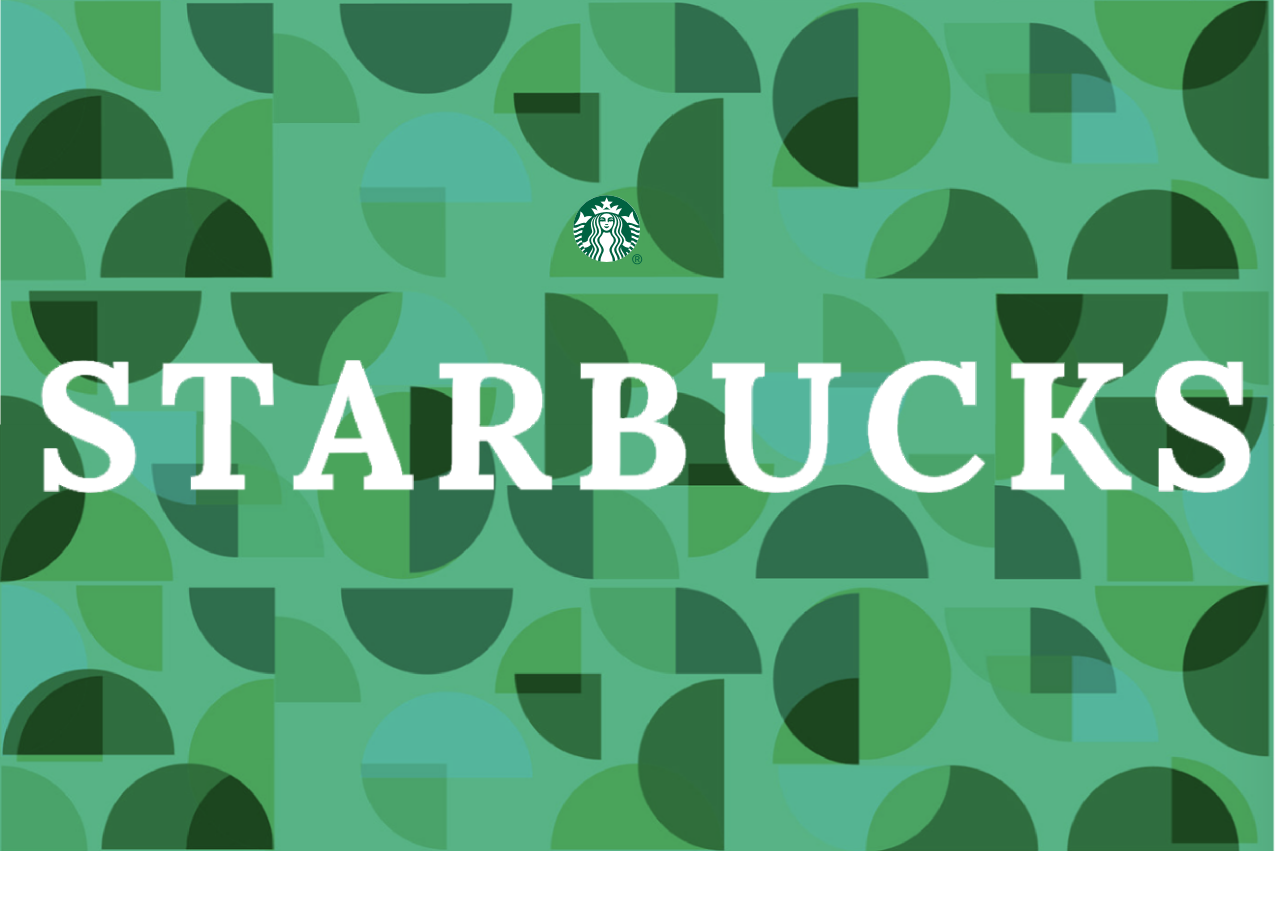
<file: index.html>
<!DOCTYPE html>
<html lang="en">
	<head>
		<meta charset="utf-8" />
		<title>STARBUCKS</title>
		<meta name="author" content="Kaori Kumura, Fang Ting HSU" />
		<meta name="description" content="A website for selling coffee beans">
		<meta name="viewport" content="width=device-width, initial-scale=1.0">
		<link rel="icon" href="image/StarbucksLogo.svg" type="image/svg" sizes="10x10"/>
		<link rel="stylesheet" href="css/style.css" />
        <script src="https://code.jquery.com/jquery-3.6.4.min.js"></script>
        <link rel="preconnect" href="https://fonts.googleapis.com">
        <link rel="preconnect" href="https://fonts.gstatic.com" crossorigin>
        <link href="https://fonts.googleapis.com/css2?family=Sumana:wght@700&display=swap" rel="stylesheet">
	</head>
    <body>
        <div class="loader-container">

                <div class="animateLeft"><img src="image/open_top.png" alt="open image top"/></div>
                <div class="animateRight"><img src="image/open_bottom.png" alt="open image bottom"/></div>
                <div class="middleLogo"><img src="image/StarbucksLogo.svg" alt="starbucks logo"/></div>

        </div>
        <main class="mainContent">
        <section class="section-nav">
            <div class="nav-container nav-grid-x">
                <a class="navbar-link" id="home" href="index.html">HOME</a>
                <a class="navbar-link" href="products.html">PRODUCTS</a>
                <a>
                    <img src="image/StarbucksLogo.svg" alt="logo">
                </a>
                <a class="navbar-link" href="about.html">ABOUT</a>
                <a class="navbar-link" href="contact.html">CONTACT</a>
            </div>
            <div class="video-container title-grid-x">
                <div class="title index"><h1>STARBUCKS</h1></div>
                <div class="video-color-overlay"></div>
                <video autoplay loop muted>
                    <source src="./video/videoForHome.mp4" type="video/mp4">
                </video>
            </div>
        </section>
        <section>
            <div class="slogan-whole-part">
                <div class="slogan-grid-x">
                    <h2 class="slogan-head">MORE ABOUT THE COFFEE</h2>
                    <p class="slogan-body">This is a coffee of one true love, and three names. We created it for a Seattle restaurant in 1975, as Jake’s Blend. People loved it so much we began scooping it in our stores as 80/20 Blend, after the recipe. The love was so strong we finally made it official, calling it Verona after the city that inspires so many.</p>
                </div>
            </div>
        </section>
        <section>
            <div class="slideshow-whole-part">
                <div class="slideshow-grid-x">
                    <div class="slideshow-container animate">
                        <div class="image-container"><img src="image/newsImage1.jpg" alt="newsImage1"></div>
                    </div>
                    <div class="slideshow-container animate">
                        <div class="image-container"><img src="image/newsImage2.jpg" alt="newsImage2"></div>
                    </div>
                    <div class="slideshow-container animate">
                        <div class="image-container"><img src="image/newsImage3.jpg" alt="newsImage3"></div>
                    </div>
                    <div class="button-container">
                        <button onclick="plusDivs(-1)">&#10094</button>
                        <button onclick="plusDivs(+1)">&#10095</button>
                    </div>
                    <div class="text-container">
                        <div class="slideshow-title"><h2>ROAST SPECTRUM</h2></div>
                        <div class="slideshow-content"><p>From our home to yours, <br> include in our Starbucks<sup>&#174</sup> at Home products and recipes.</p></div>
                    </div>
                    <div class="text-container animate">
                        <div class="slideshow-title"><h2>BRING HOME FESTIVE JOY</h2></div>
                        <div class="slideshow-content"><p>Discover the different coffee and flavour <br> profiles within our Starbucks<sup>&#174</sup> Roast Spectrum, <br> with 3 roast categories to explore, find your <br> perfect coffee</p></div>
                    </div>
                    <div class="text-container">
                        <div class="slideshow-title"><h2>NEW LOOK, <br> SAME STARBUCKS<sup>&#174</sup> <br> YOU LOVE</h2></div>
                        <div class="slideshow-content"><p>Explore the range to find your favorite <br> roast, blend of flavour</p></div>
                    </div>
                </div>
            </div>
        </section>
        <section class="about-preview-grid-x">
            <div class="about-preview-container animateForAboutPreview">
                <div class="about-preview-image"><img src="image/view7.jpg" alt="starbucks old building"></div>
                <div class="about-preview-image"><img src="image/view8.jpeg" alt="starbucks pink building"></div>
                <div class="about-preview-image"><img src="image/view9.jpeg" alt="starbucks beach building"></div>
                <div class="about-preview-image"><img src="image/view10.jpeg" alt="starbucks night building"></div>
                <div class="about-preview-text">
                    <h2>ABOUT US</h2>
                    <P>Discover what makes Starbucks<sup>&#174</sup> unique, from our commitment to human connection and quality coffee, to our welcoming coffeehouses, and delicious coffees you can enjoy at home.</P>
                    <button type="button" onclick="location.href='./about.html'">READ MORE</button>
                </div>
            </div>
        </section>
        <section class="subscribe-grid-x">
            <div class="subscribe-background-image">
                <div class="subscribe-form-grid-x">
                    <div class="subscribe-form-continer">
                        <h2>GET UPDATE AND SPECIAL OFFER FROM STARBUCKS</h2>
                        <form>
                            <div>
                                <input type="email" placeholder="Please type your email"/>
                            </div>
                            <div>
                                <button class="subscribeButton" type="button">SUBSCRIBE</button>
                            </div>
                        </form>
                    </div>
                </div>
            </div>
        </section>
        <section class="footer-grid-x">
            <div class="footer-container">
                <h3>STARBUCKS<sup>&#174</sup> COFFEE BEANS</h3>
                <ul>
                    <li><a href="#">COOKIE NOTICE</a></li>
                    <li><a href="#">PRIVACY POLICY</a></li>
                    <li><a href="#">TERM OF USE</a></li>
                    <li><a href="#">STARBUCKS.CA</a></li>
                </ul> 
                <P>
					Nestlé uses Starbucks trademarks under license. Nespresso<sup>&#174</sup> and Vertuo<sup>&#174</sup> trademarks are owned by Société des Produits Nestlé S.A., Vevey, Switzerland and used under license. Pike Place is a registered trademark of The Pike Place Market PDA, used under license.                                
                </P>
            </div>
        </section>
        </main>
        <script>
            /*slideshow*/
            var slideIndex = 1;
            showDivs(slideIndex);

            var slideTextIndex = 1;
            showTextDivs(slideTextIndex);

            var indicator = 0;

            function plusDivs(n) {
            
            indicator = n;    
            showDivs(slideIndex += n);
            showTextDivs(slideTextIndex += n);
            console.log(slideIndex);
            console.log(slideTextIndex);
            }

            function showDivs(n) {
            var i;
            var slides = document.getElementsByClassName("slideshow-container");
            var animation = document.getElementsByClassName("animate");

            if (n > slides.length) {
                slideIndex = 1;
            }
            if (n < 1) {
                slideIndex = slides.length;
            }

            for (i = 0; i < animation.length; i++) {
                animation[i].style.animationName = "none";
            }

            if(indicator == +1){
                animation[slideIndex - 1].style.animationName = "leftmove";
            }

            if(indicator == -1){
                animation[slideIndex - 1].style.animationName = "rightmove";
            }

            for (i = 0; i < slides.length; i++) {
                slides[i].style.display = "none";
            }
            slides[slideIndex - 1].style.display = "block";
            }

            function showTextDivs(n) {
                var i;
                var slidesText = document.getElementsByClassName("text-container");
                if (n > slidesText.length) {
                    slideTextIndex = 1;
                }
                if (n < 1) {
                    slideTextIndex = slidesText.length;
                }
                for (i = 0; i < slidesText.length; i++) {
                    slidesText[i].style.display = "none";
                }
                slidesText[slideTextIndex - 1].style.display = "block";
                }
            
            /*navbar change*/
            $(document).ready(function(){
                $(window).scroll(function(){
                    var scroll = $(window).scrollTop();
                    if (scroll > 100) {
                      $(".nav-container").css("background" , "#8d7e7a7a");
                      $(".navbar-link").css("color" , "#38241e");
                      $("#home").css("color", "#6cffd8");
                    }
              
                    else{
                        $(".nav-container").css("background" , "#8d7e7a");
                        $("a[href]").css("color" , "#cacaca");
                        $("#home").css("color", "#6cffd8");  	
                    }
                })
              })
            
            /*about preview auto slideshow*/
            var slideNum = 0;
            aboutPreview();

            function aboutPreview() {
                var i;
                var slides = document.getElementsByClassName("about-preview-image");

                for (i = 0; i < slides.length; i++) {
                    slides[i].style.display = "none";  
                }
                slideNum++;
                if (slideNum > slides.length) {slideNum = 1}    

                slides[slideNum-1].style.display = "block";  

                setTimeout(aboutPreview, 2000); // Change image every 2 seconds
            }

            /*subscribe click function*/
            var subscribe = document.querySelector("button.subscribeButton");
            subscribe.addEventListener('click',function(){
               alert('THANK YOU FOR SUBSCRIBING'); 
            })

            /*loading animation*/
            window.addEventListener('DOMContentLoaded', () => {
                const main = document.querySelector('.mainContent');
                const loaderContainer = document.querySelector('.loader-container');
                setTimeout(() => {
                    main.style.display = 'block'
                    loaderContainer.style.display = 'none';
                }, 4000);
            });
        </script>
    </body>
</html>
</file>
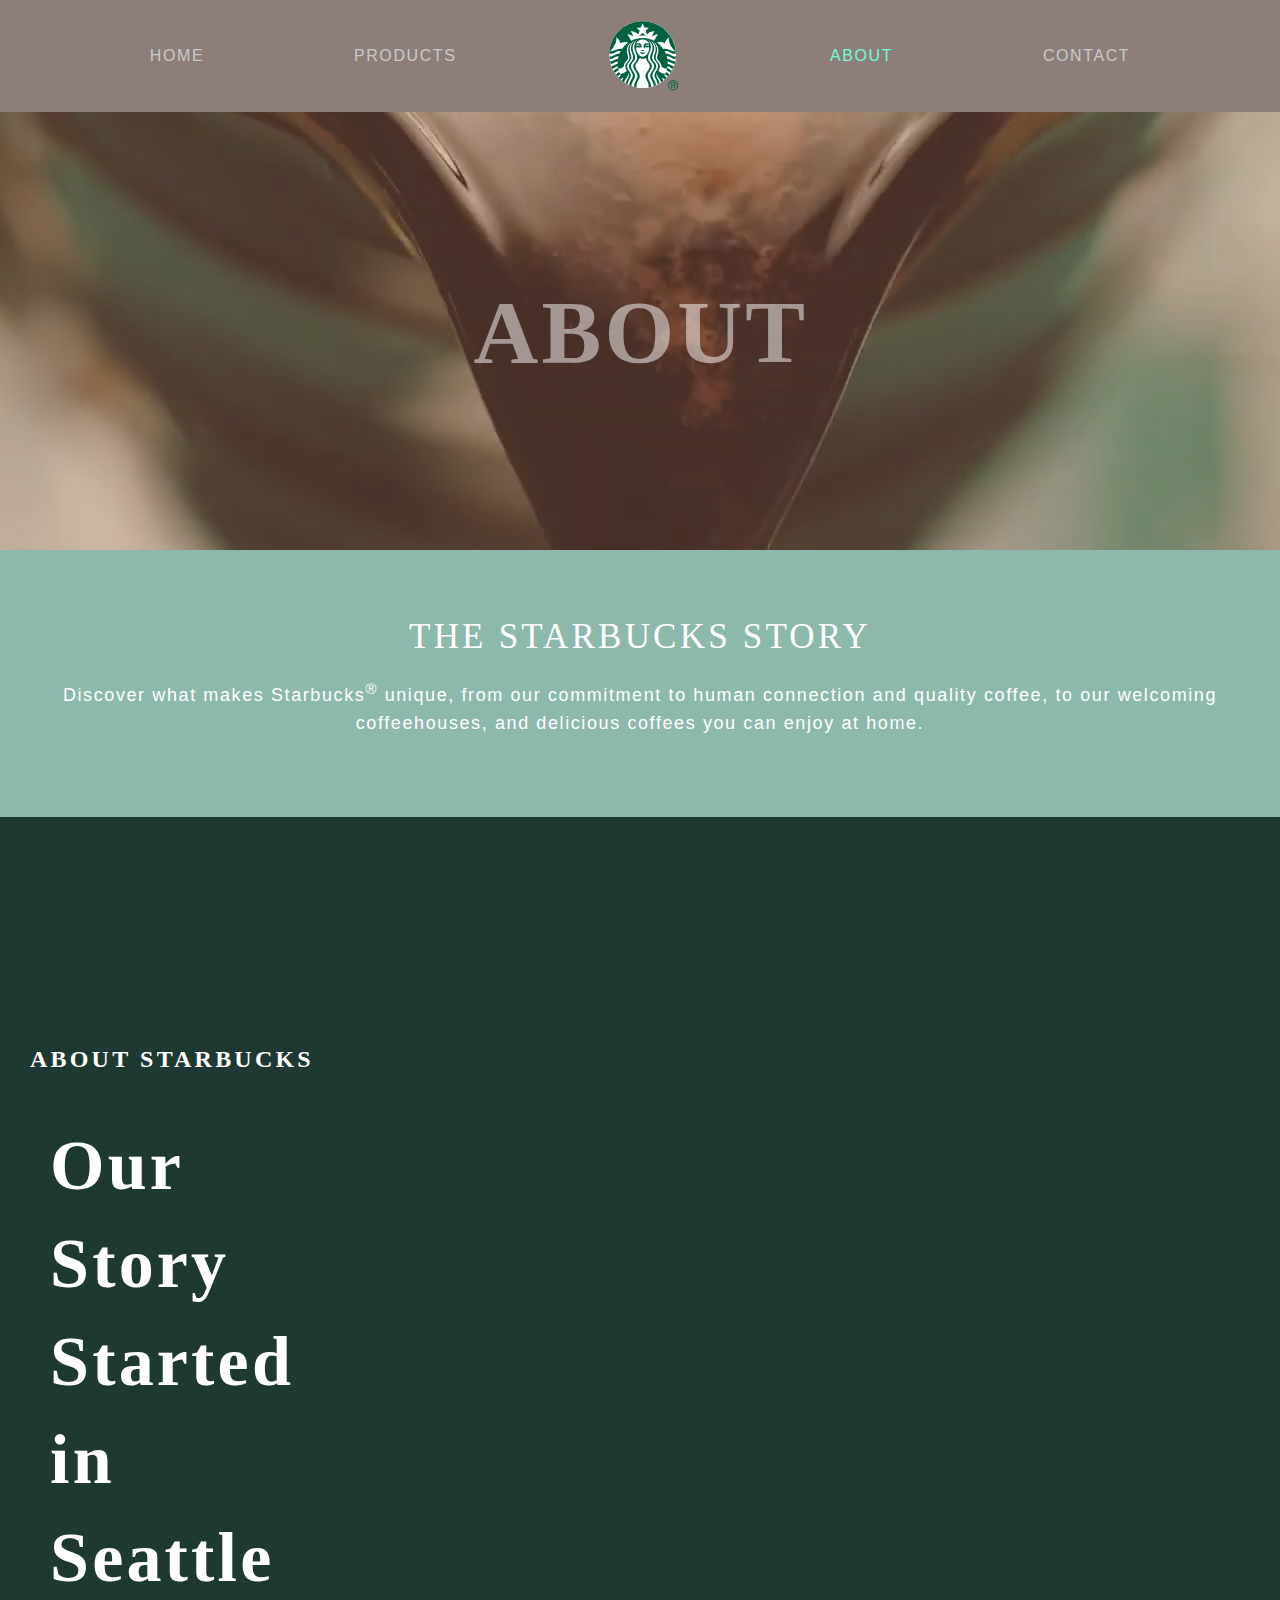
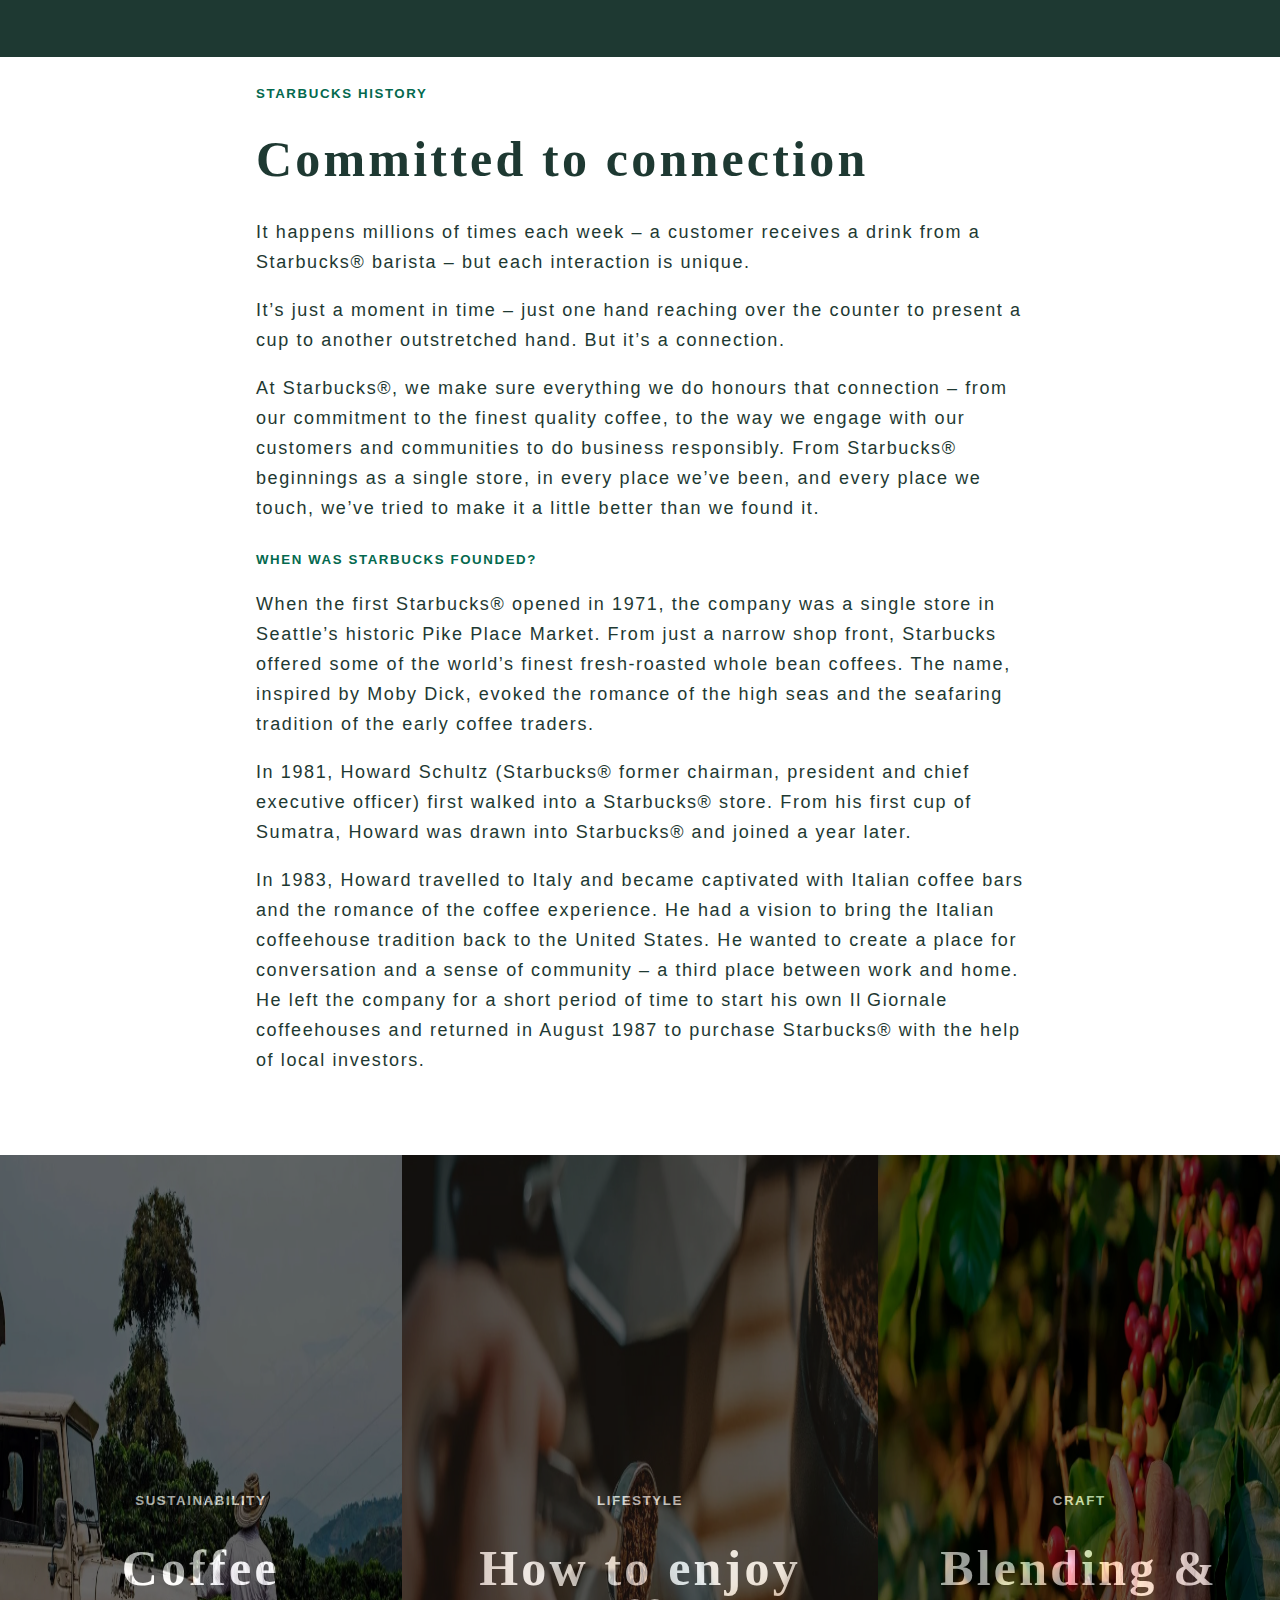
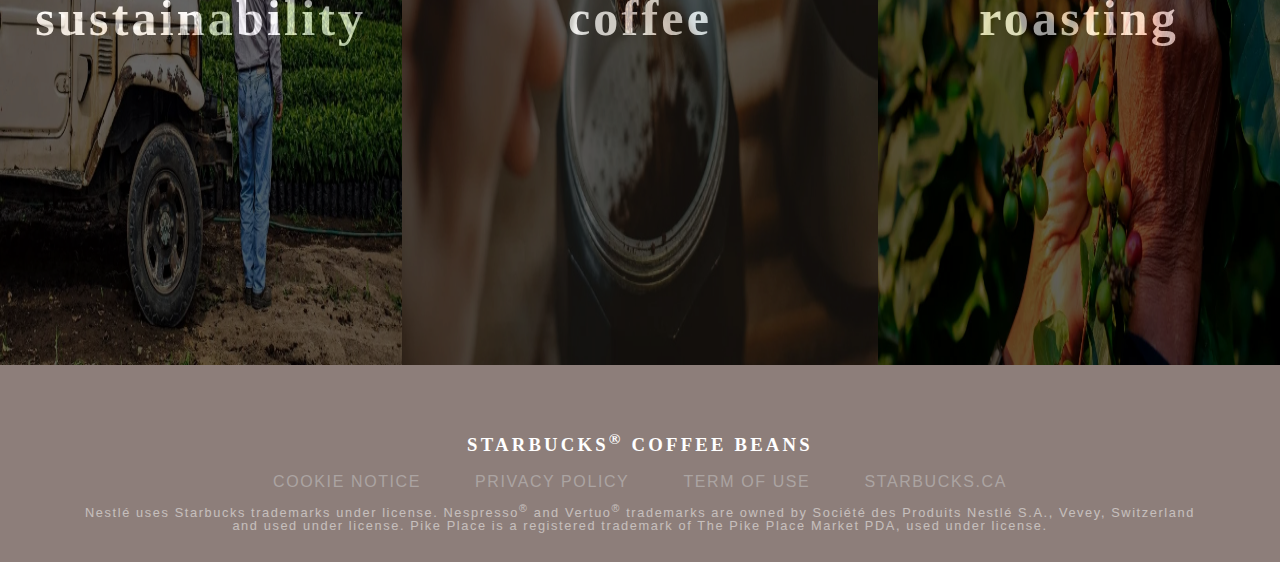
<file: about.html>
<!DOCTYPE html>
<html lang="en">
	<head>
		<meta charset="utf-8" />
		<title>STARBUCKS</title>
		<meta name="author" content="Kaori Kuura, Fang Ting HSU" />
		<meta name="description" content="A website for selling coffee beans">
		<meta name="viewport" content="width=device-width, initial-scale=1.0">
		<link rel="icon" href="image/StarbucksLogo.svg" type="image/svg" sizes="10x10"/>
		<link rel="stylesheet" href="css/style.css" />
        <link rel="preconnect" href="https://fonts.googleapis.com">
        <link rel="preconnect" href="https://fonts.gstatic.com" crossorigin>
        <link href="https://fonts.googleapis.com/css2?family=Caudex&family=Croissant+One&family=DM+Mono:wght@300&family=Kanit:wght@300&family=Montserrat+Alternates:wght@300&family=Poltawski+Nowy&family=Ubuntu:wght@300&display=swap" rel="stylesheet">
        <script src="https://code.jquery.com/jquery-3.6.4.min.js"></script>
	</head>
    <body>
        <section class="section-nav">
            <div class="nav-container nav-grid-x">
                <a class="navbar-link" href="index.html">HOME</a>
                <a class="navbar-link" href="products.html">PRODUCTS</a>
                <a>
                    <img src="image/StarbucksLogo.svg" alt="logo">
                </a>
                <a class="navbar-link" id="about" href="about.html">ABOUT</a>
                <a class="navbar-link" href="contact.html">CONTACT</a>
            </div>
            <div class="video-container title-grid-x">
                <div class="title about"><h1>ABOUT</h1></div>
                <div class="video-color-overlay"></div>
                <video autoplay loop muted>
                    <source src="./video/videoForAbout.mp4" type="video/mp4">
                </video>
            </div>
        </section>
        <section>
            <div class="slogan-whole-part">
                <div class="slogan-grid-x">
                    <h2 class="slogan-head">THE STARBUCKS STORY</h2>
                    <p class="slogan-body">Discover what makes Starbucks<sup>&#174</sup> unique, from our commitment to human connection and quality coffee, to our welcoming coffeehouses, and delicious coffees you can enjoy at home.</p>
                </div>
            </div>
        </section>
        <section>
            <div class="store_pic_part">
                <h2 class="store_subtitle">ABOUT STARBUCKS</h2>
                <h1 class="store_title">Our Story Started in Seattle</h1>
                <img class="store" src="image/view7.jpg" alt="store">
            </div>
        </section>
        <section>
            <div class="company-history-part">
                <h5 class="history-subtitle">STARBUCKS HISTORY</h5>
                <h1 class="history-title">Committed to connection</h1>
                <p class="history-body">It happens millions of times each week – a customer receives a drink from a Starbucks® barista – but each interaction is unique.</p>
                <p class="history-body">It’s just a moment in time – just one hand reaching over the counter to present a cup to another outstretched hand. But it’s a connection.</p>
                <p class="history-body">At Starbucks®, we make sure everything we do honours that connection – from our commitment to the finest quality coffee, to the way we engage with our customers and communities to do business responsibly. 
                   From Starbucks® beginnings as a single store, in every place we’ve been, and every place we touch, we’ve tried to make it a little better than we found it.
                </p>
                <h5 class="history-subtitle">WHEN WAS STARBUCKS FOUNDED?</h5>
                <p class="history-body">When the first Starbucks® opened in 1971, the company was a single store in Seattle’s historic Pike Place Market. From just a narrow shop front, Starbucks offered some of the world’s finest fresh-roasted whole bean coffees. The name, inspired by Moby Dick, evoked the romance of the high seas and the seafaring tradition of the early coffee traders.</p>
                <p class="history-body">In 1981, Howard Schultz (Starbucks® former chairman, president and chief executive officer) first walked into a Starbucks® store. From his first cup of Sumatra, Howard was drawn into Starbucks® and joined a year later.</p>
                <p class="history-body">In 1983, Howard travelled to Italy and became captivated with Italian coffee bars and the romance of the coffee experience. He had a vision to bring the Italian coffeehouse tradition back to the United States. He wanted to create a place for conversation and a sense of community – a third place between work and home. He left the company for a short period of time to start his own Il Giornale coffeehouses and returned in August 1987 to purchase Starbucks® with the help of local investors.</p>
            </div>
        </section>
        <section>
            <div class="photo_hover">
                <div class="sustainability">
                    <h5 class="photo_hover_title1">SUSTAINABILITY</h5>
                    <h1 class="photo_hover_title2">Coffee sustainability</h1>
                    <img class="photo_hover_img" src="image/view2.jpg" alt="photo1">
                </div>
                <div class="lifestyle">
                    <h5 class="photo_hover_title1">LIFESTYLE</h5>
                    <h1 class="photo_hover_title2">How to enjoy coffee</h1>
                    <img class="photo_hover_img" src="image/view4.jpg" alt="photo2">
                </div>  
                <div class="craft">
                    <h5 class="photo_hover_title1">CRAFT</h5>
                    <h1 class="photo_hover_title2">Blending & roasting</h1>
                    <img class="photo_hover_img" src="image/view3.jpg" alt="photo3">
                </div>      
            </div>   
        </section>
        <section class="footer-grid-x">
            <div class="footer-container">
                <h3>STARBUCKS<sup>&#174</sup> COFFEE BEANS</h3>
                <ul>
                    <li><a href="#">COOKIE NOTICE</a></li>
                    <li><a href="#">PRIVACY POLICY</a></li>
                    <li><a href="#">TERM OF USE</a></li>
                    <li><a href="#">STARBUCKS.CA</a></li>
                </ul> 
                <P>
					Nestlé uses Starbucks trademarks under license. Nespresso<sup>&#174</sup> and Vertuo<sup>&#174</sup> trademarks are owned by Société des Produits Nestlé S.A., Vevey, Switzerland and used under license. Pike Place is a registered trademark of The Pike Place Market PDA, used under license.                                
                </P>
            </div>
        </section>
        <script>
            /*navbar change*/
            $(document).ready(function(){
                $(window).scroll(function(){
                    var scroll = $(window).scrollTop();
                    if (scroll > 100) {
                      $(".nav-container").css("background" , "#8d7e7a7a");
                      $(".navbar-link").css("color" , "#38241e");
                      $("#about").css("color", "#6cffd8");
                    }
              
                    else{
                        $(".nav-container").css("background" , "#8d7e7a");
                        $("a[href]").css("color" , "#cacaca");
                        $("#about").css("color", "#6cffd8");  	
                    }
                })
              })

     
            // scroll fade in image
            window.addEventListener('scroll', function() {
            
            var image = document.querySelector('.store');
            var imageContainer = document.querySelector('.store_pic_part');
            var positionFromTop = imageContainer.getBoundingClientRect().top;

            if (positionFromTop - window.innerHeight < 0) {
                image.style.opacity = '1';
            }
            });

        </script>
    </body>
</html>
</file>
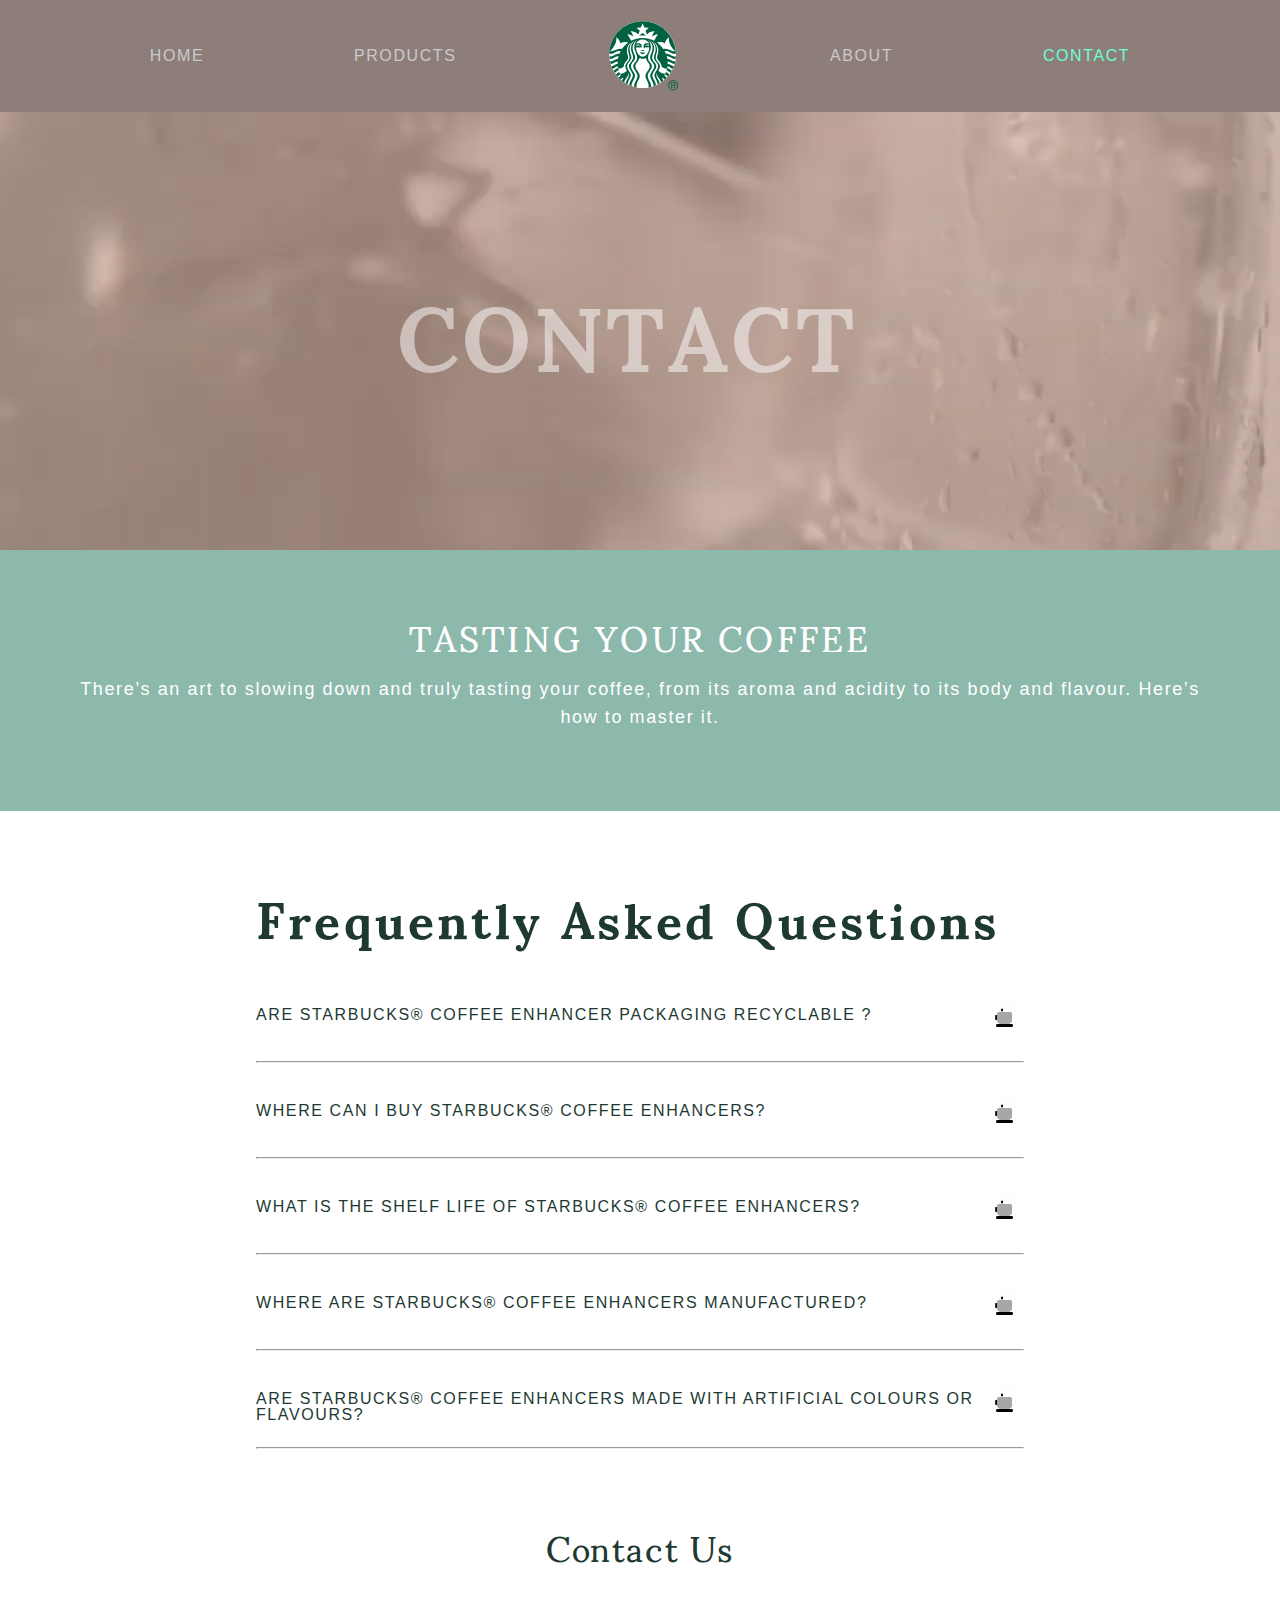
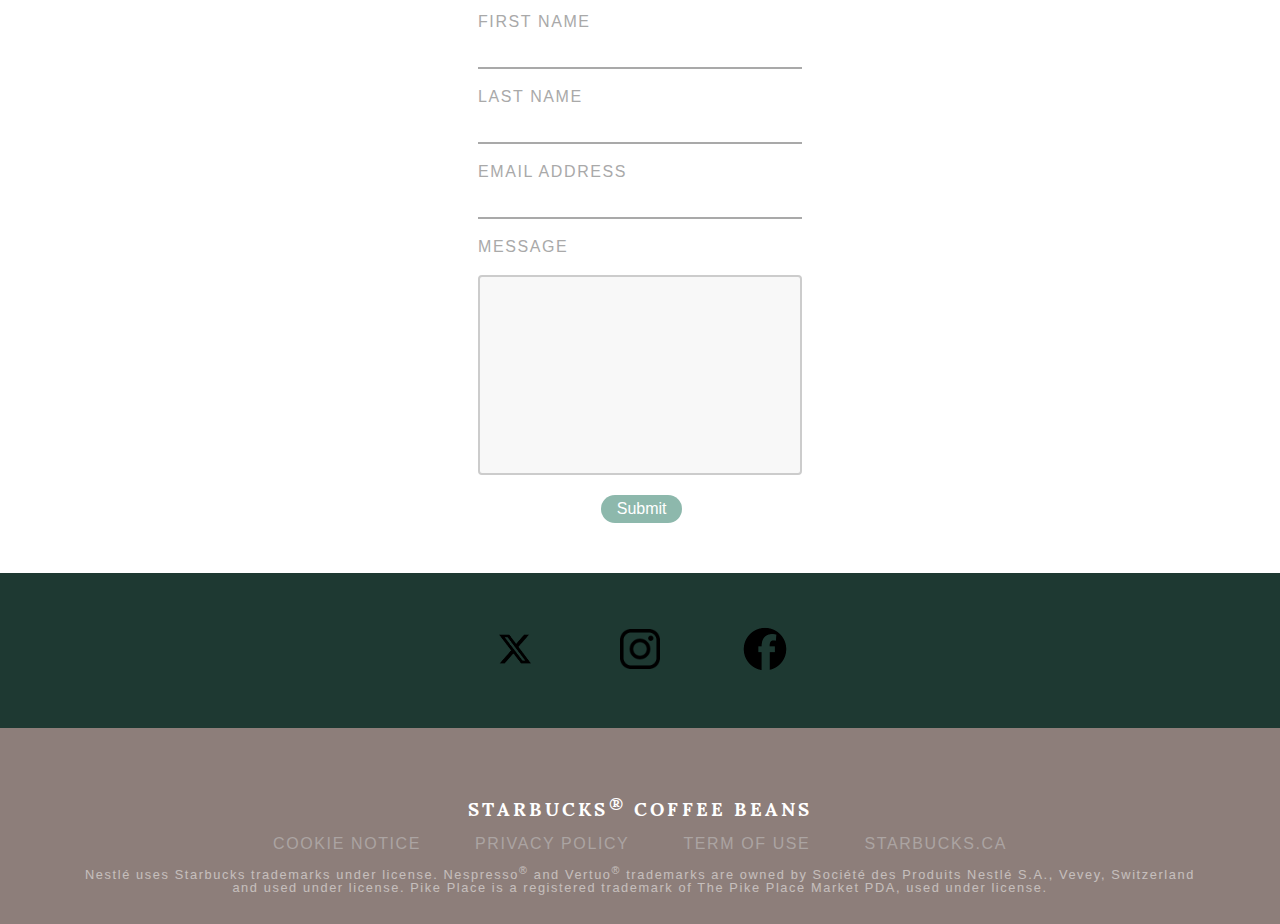
<file: contact.html>
<!DOCTYPE html>
<html lang="en">
	<head>
		<meta charset="utf-8" />
		<title>STARBUCKS</title>
		<meta name="author" content="Kaori Kuura, Fang Ting HSU" />
		<meta name="description" content="A website for selling coffee beans">
		<meta name="viewport" content="width=device-width, initial-scale=1.0">
		<link rel="icon" href="image/StarbucksLogo.svg" type="image/svg" sizes="10x10"/>
		<link rel="stylesheet" href="css/style.css" />
        <link href="https://fonts.cdnfonts.com/css/noto-sans-sc" rel="stylesheet">
        <script src="https://code.jquery.com/jquery-3.6.4.min.js"></script>    
        <link rel="preconnect" href="https://fonts.googleapis.com">
        <link rel="preconnect" href="https://fonts.gstatic.com" crossorigin>
        <link href="https://fonts.googleapis.com/css2?family=Sumana:wght@700&display=swap" rel="stylesheet">
	</head>
    <body>
        <section class="section-nav">
            <div class="nav-container nav-grid-x">
                <a class="navbar-link" href="index.html">HOME</a>
                <a class="navbar-link" href="products.html">PRODUCTS</a>
                <a>
                    <img src="image/StarbucksLogo.svg" alt="logo">
                </a>
                <a class="navbar-link" href="about.html">ABOUT</a>
                <a class="navbar-link" id="contact" href="contact.html">CONTACT</a>
            </div>
            <div class="video-container title-grid-x">
                <div class="title contact"><h1>CONTACT</h1></div>
                <div class="video-color-overlay"></div>
                <video autoplay loop muted>
                    <source src="./video/videoForContact.mp4" type="video/mp4">
                </video>
            </div>
        </section>
        <section>
            <div class="slogan-whole-part">
                <div class="slogan-grid-x">
                    <h2 class="slogan-head">TASTING YOUR COFFEE</h2>
                    <p class="slogan-body">There’s an art to slowing down and truly tasting your coffee, from its aroma and acidity to its body and flavour. Here’s how to master it.</p>
                </div>
            </div>
        </section>
        <section>
            <div class="frequent_quetions_part">
                <h1 class="frequent_quetions_title">Frequently Asked Questions</h1>
                <div class="question1">
                    <span>
                        <p class="frequent_quetion">ARE STARBUCKS® COFFEE ENHANCER PACKAGING RECYCLABLE ?</p>
                        <!-- <button onclick="toggleAnswer(1)" id="button1">+</button> -->
                        <button onclick="toggleAnswer(1)" id="button1"><img src="image/icons8-hot-chocolate.gif" alt="coffee"></button>

                    </span>
                    <div id="answer1" class="answer">
                        <p class="frequent_answer">Yes, the Starbucks® Coffee Enhancer packaging is recyclable! Simply place the bottle in your recycling bin after removing the sleeve.</p>
                        <p class="frequent_answer">For Alberta residents, please do not remove the sleeve when recycling. Starbucks® Coffee Enhancers can be returned to your local bottle depot for a refund.</p>
                    </div>
                    <hr class="line">
                </div>
                <div class="question2">
                    <span>
                        <p class="frequent_quetion">WHERE CAN I BUY STARBUCKS® COFFEE ENHANCERS?</p>
                        <!-- <button onclick="toggleAnswer(2)">+</button> -->
                        <button onclick="toggleAnswer(2)" id="button2"><img src="image/icons8-hot-chocolate.gif" alt="coffee"></button>
                    </span>
                    <div id="answer2" class="answer">
                        <p class="frequent_answer">They are available for purchase at your local grocery store in the refrigerated dairy section.</p>
                    </div>
                    <hr class="line">
                </div>
                <div class="question3">
                    <span>
                        <p class="frequent_quetion">WHAT IS THE SHELF LIFE OF STARBUCKS® COFFEE ENHANCERS?</p>
                        <!-- <button onclick="toggleAnswer(3)">+</button> -->
                        <button onclick="toggleAnswer(3)" id="button3"><img src="image/icons8-hot-chocolate.gif" alt="coffee"></button>
                    </span>
                    <div id="answer3" class="answer">
                        <p class="frequent_answer">Starbucks® Coffee Enhancers should be used within 14 days after opening or before the use-by date, whichever comes first. The shelf life can vary due to packaging materials and manufacturing locations.</p>
                        <p class="frequent_answer">Shake Before Use. Do Not Freeze. Keep Refrigerated. Store Between 33°F and 45°F. For Best Quality, use within 14 Days of Opening.</p>
                    </div>
                    <hr class="line">
                </div>
                <div class="question4">
                    <span>
                        <p class="frequent_quetion">WHERE ARE STARBUCKS® COFFEE ENHANCERS MANUFACTURED?</p>
                        <!-- <button onclick="toggleAnswer(4)">+</button> -->
                        <button onclick="toggleAnswer(4)" id="button4"><img src="image/icons8-hot-chocolate.gif" alt="coffee"></button>
                    </span>
                    <div id="answer4" class="answer">
                        <p class="frequent_answer">Starbucks® Coffee Enhancers are proudly prepared in Toronto, Canada!</p>
                    </div>
                    <hr class="line">
                </div>
                <div class="question5">
                    <span>
                        <p class="frequent_quetion">ARE STARBUCKS® COFFEE ENHANCERS MADE WITH ARTIFICIAL COLOURS OR FLAVOURS?</p>
                        <!-- <button onclick="toggleAnswer(5)">+</button> -->
                        <button onclick="toggleAnswer(5)" id="button5"><img src="image/icons8-hot-chocolate.gif" alt="coffee"></button>
                    </span>
                    <div id="answer5" class="answer">
                        <p class="frequent_answer">No, Starbucks® Coffee Enhancers are made with no artificial colours, flavours or sweeteners.</p>
                    </div>
                    <hr class="line">
                </div>
            </div>
        </section>
        <section class="form_section">
            <div class="contact_us">Contact Us</div>
            <div class="form">
                <form action="">
                    <label class="form-title" for="fname">FIRST NAME</label>
                    <input class="form-input" type="text" id="fname" name="firstname" required>
                
                    <label class="form-title" for="lname">LAST NAME</label>
                    <input class="form-input" type="text" id="lname" name="lastname" required>

                    <label class="form-title" for="email">EMAIL ADDRESS</label>
                    <input class="form-input" type="email" id="email" name="email" required>
                
                    <label class="form-title" for="message">MESSAGE</label>
                    <textarea id="message" name="subject" style="height:200px"></textarea>
                    <button class="submit" type="submit">Submit</button>
                </form>
            </div>
        </section>
        <section class="socialmedia-section">
            <div class="socialmedia-xlogo">
                <a href="https://twitter.com/starbuckscanada">
                    <img class="xlogo" src="image/twitter_x_icon.png" alt="twitter_x">
                </a>
            </div>
            <div class="socialmedia-instalogo">
                <a href="https://www.instagram.com/starbuckscanada/">
                    <img class="instalogo" src="image/instagram_logo.png" alt="instagram">
                </a>
            </div>
            <div class="socialmedia-facebooklogo">
                <a href="https://www.facebook.com/starbuckscanada">
                    <img class="facebooklogo" src="image/facebook_logo.png" alt="facebook">
                </a>
            </div>
        </section>
        <section class="footer-grid-x">
            <div class="footer-container">
                <h3>STARBUCKS<sup>&#174</sup> COFFEE BEANS</h3>
                <ul>
                    <li><a href="#">COOKIE NOTICE</a></li>
                    <li><a href="#">PRIVACY POLICY</a></li>
                    <li><a href="#">TERM OF USE</a></li>
                    <li><a href="#">STARBUCKS.CA</a></li>
                </ul> 
                <P>
					Nestlé uses Starbucks trademarks under license. Nespresso<sup>&#174</sup> and Vertuo<sup>&#174</sup> trademarks are owned by Société des Produits Nestlé S.A., Vevey, Switzerland and used under license. Pike Place is a registered trademark of The Pike Place Market PDA, used under license.                                
                </P>
            </div>
        </section>
        <script>
            /*navbar change*/
            $(document).ready(function(){
                $(window).scroll(function(){
                    var scroll = $(window).scrollTop();
                    if (scroll > 100) {
                      $(".nav-container").css("background" , "#8d7e7a7a");
                      $(".navbar-link").css("color" , "#38241e");
                      $("#contact").css("color", "#6cffd8");
                    }
              
                    else{
                        $(".nav-container").css("background" , "#8d7e7a");
                        $("a[href]").css("color" , "#cacaca");
                        $("#contact").css("color", "#6cffd8");  	
                    }
                })
              })
              
              function toggleAnswer(questionNumber) {
      var answerId = "answer" + questionNumber;
      var answer = document.getElementById(answerId);
      var button = document.getElementById("button" + questionNumber);

      if (answer.style.display === 'none' || answer.style.display === '') {
        answer.style.display = 'block';
        answer.style.opacity = '1'; /* 追加 */
        button.classList.add("rotate"); /* 追加 */
      } else {
        answer.style.display = 'none';
        answer.style.opacity = '0'; /* 追加 */
        button.classList.remove("rotate"); /* 追加 */
      }
    }

          </script>
    </body>
</html>
</file>
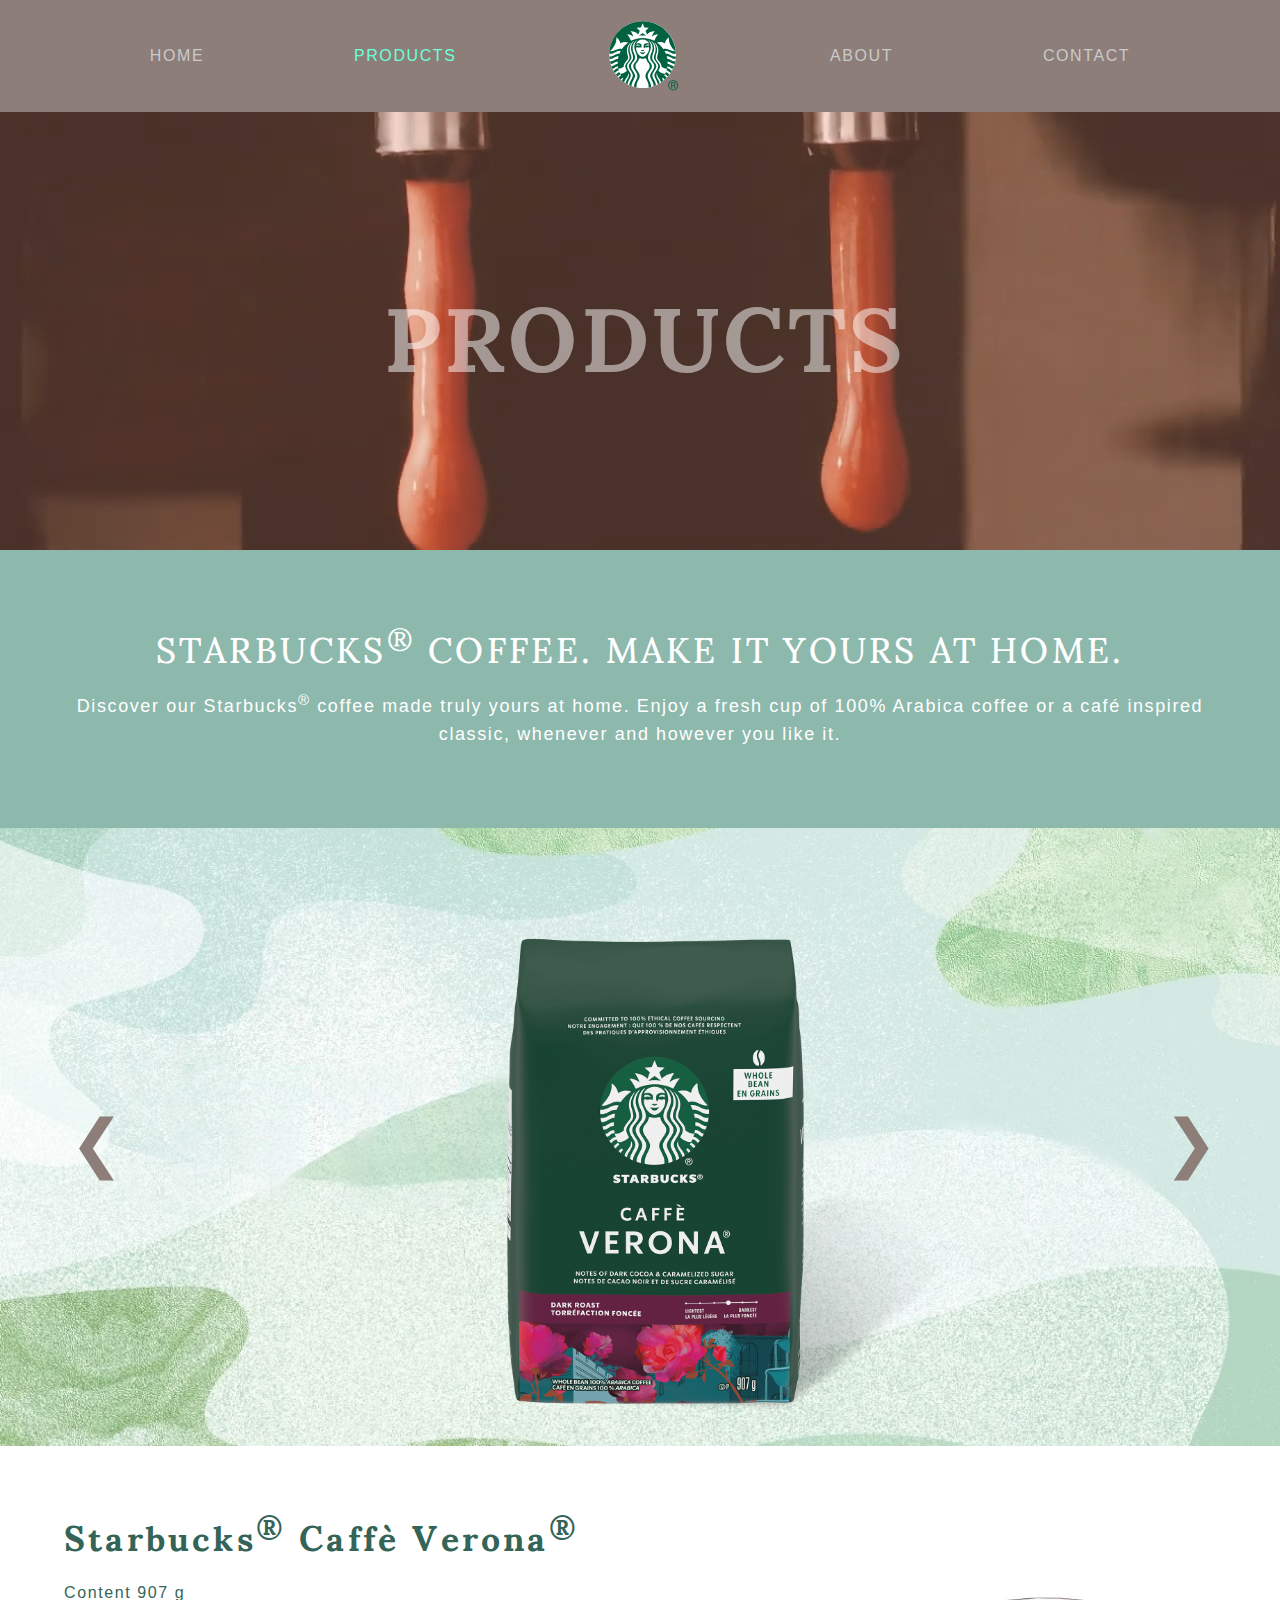
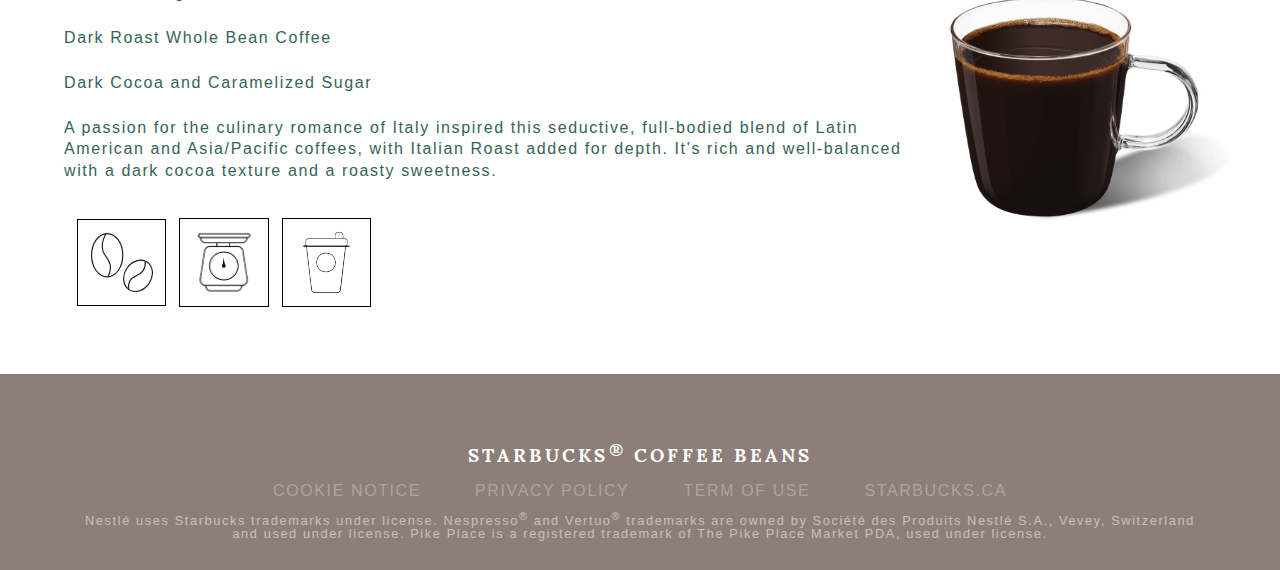
<file: products.html>
<!DOCTYPE html>
<html lang="en">
	<head>
		<meta charset="utf-8" />
		<title>STARBUCKS</title>
		<meta name="author" content="Kaori Kuura, Fang Ting HSU" />
		<meta name="description" content="A website for selling coffee beans">
		<meta name="viewport" content="width=device-width, initial-scale=1.0">
		<link rel="icon" href="image/StarbucksLogo.svg" type="image/svg" sizes="10x10"/>
		<link rel="stylesheet" href="css/style.css" />
        <script src="https://code.jquery.com/jquery-3.6.4.min.js"></script>
        <link rel="preconnect" href="https://fonts.googleapis.com">
        <link rel="preconnect" href="https://fonts.gstatic.com" crossorigin>
        <link href="https://fonts.googleapis.com/css2?family=Sumana:wght@700&display=swap" rel="stylesheet">
	</head>
    <body>
        <section class="section-nav">
            <div class="nav-container nav-grid-x">
                <a class="navbar-link" href="index.html">HOME</a>
                <a class="navbar-link" id="products" href="products.html">PRODUCTS</a>
                <a>
                    <img src="image/StarbucksLogo.svg" alt="logo">
                </a>
                <a class="navbar-link" href="about.html">ABOUT</a>
                <a class="navbar-link" href="contact.html">CONTACT</a>
            </div>
            <div class="video-container title-grid-x">
                <div class="title products"><h1>PRODUCTS</h1></div>
                <div class="video-color-overlay"></div>
                <video autoplay loop muted>
                    <source src="./video/videoForProducts.mp4" type="video/mp4">
                </video>
            </div>
        </section>
        <section>
            <div class="slogan-whole-part">
                <div class="slogan-grid-x">
                    <h2 class="slogan-head">STARBUCKS<sup>&#174</sup> COFFEE. MAKE IT YOURS AT HOME.</h2>
                    <p class="slogan-body">Discover our Starbucks<sup>&#174</sup>  coffee made truly yours at home. Enjoy a fresh cup of 100% Arabica coffee or a café inspired classic, whenever and however you like it.</p>
                </div>
            </div>
        </section>
        <section>
            <div class="products-slideshow-whole-part">
                <div class="products-slideshow-grid-x">
                    <div class="products-slideshow-container animateForProduct">
                        <div class="products-image-container"><img src="image/productImage1.png" alt="productImage1"></div>
                    </div>             
                    <div class="products-slideshow-container animateForProduct">
                        <div class="products-image-container"><img src="image/productImage2.png" alt="productImage2"></div>
                    </div>
                    <div class="products-slideshow-container animateForProduct">
                        <div class="products-image-container"><img src="image/productImage3.png" alt="productImage3"></div>
                    </div>
                    <div class="products-slideshow-container animateForProduct">
                        <div class="products-image-container"><img src="image/productImage4.png" alt="productImage4"></div>
                    </div>
                    <div class="products-slideshow-container animateForProduct">
                        <div class="products-image-container"><img src="image/productImage5.png" alt="productImage5"></div>
                    </div>
                    <div class="products-slideshow-container animateForProduct">
                        <div class="products-image-container"><img src="image/productImage6.png" alt="productImage6"></div>
                    </div>              
                    <div class="button-container">
                        <button id="productsbutton1" onclick="plusDivs(-1)">&#10094</button>
                        <button id="productsbutton2" onclick="plusDivs(+1)">&#10095</button>
                    </div>
                </div>
            </div>
        </section>
        <section>
            <div class="products-container">
                <!--first product-->
                <div class="div-For-Products-Slideshow animate-for-product-text">
                <div class="products-grid-x">
                    <div class="products-text-container">
                        <h2>Starbucks<sup>&#174</sup>  Caffè Verona<sup>&#174</sup></h2>
                        <div class="products-detail-preview-text" id="preview-text-1">
                            <p>Content 907 g</p>
                            <p>Dark Roast Whole Bean Coffee</p>
                            <p>Dark Cocoa and Caramelized Sugar</p>
                            <p>A passion for the culinary romance of Italy inspired this seductive, full-bodied blend of Latin American and Asia/Pacific coffees, with Italian Roast added for depth. It’s rich and well-balanced with a dark cocoa texture and a roasty sweetness.</p>
                        </div>
                        <div class="products-detail-nutrition-text" id="nutrition-text-1">
                            <div class="products-detail-nutrition-tbody">
                                <div class="tdody-cell"><br></div>
                                <div class="tdody-cell">Per serve</div>
                                <div class="tdody-cell">Daily Value*</div>
                            </div>
                            <div class="products-detail-nutrition-tbody">
                                <div class="tdody-cell">Calories</div>
                                <div class="tdody-cell">5 cal</div>
                                <div class="tdody-cell"><br></div>
                            </div>
                            <div class="products-detail-nutrition-tbody">
                                <div class="tdody-cell">Fat</div>
                                <div class="tdody-cell">0 g</div>
                                <div class="tdody-cell">0%</div>
                            </div>
                            <div class="products-detail-nutrition-tbody">
                                <div class="tdody-cell">Carbohydrate</div>
                                <div class="tdody-cell">1 g</div>
                                <div class="tdody-cell"><br></div>
                            </div>
                            <div class="products-detail-nutrition-tbody">
                                <div class="tdody-cell">Protein</div>
                                <div class="tdody-cell">1 g</div>
                                <div class="tdody-cell"><br></div>
                            </div>
                            <div class="products-detail-nutrition-tbody">
                                <div class="tdody-cell">Potassium</div>
                                <div class="tdody-cell">250 mg</div>
                                <div class="tdody-cell">5%</div>
                            </div>
                            <div class="products-detail-nutrition-mark">
                                <p>Not a significant source of saturated fat, trans fat, fibre, sugars, cholesterol, sodium, calcium, or iron.</p>
                                <p>*5% or less is little, 15% or more is a lot.</p>
                            </div>
                        </div>
                        <div class="products-detail-recommend-text" id="recommend-text-1">
                            <p>BREW GREAT COFFEE</p>
                            <P>Preparation: Grind beans for your desired brewing method. 10g Starbucks<sup>&#174</sup>  ground coffee plus 180ml water makes 1 cup of coffee.
                                For the best taste and freshest flavour, always use clean, filtered water; clean your machine before using; and grind beans just before brewing.</P>
                        </div>
                        <div class="proudcts-icon-container">
                            <a id="preview1" href=""><img class="product-detail-icon" id="product-detail-preview-icon1" src="image/product_detail_icon_review.svg" alt="products review icon"/></a>
                            <a id="nutrition1" href=""><img class="product-detail-icon" id="product-detail-nutrition-icon1" src="image/product_detail_nutrition.png" alt="products nutrition icon"/></a>
                            <a id="recommend1" href=""><img class="product-detail-icon" id="product-detail-recommend-icon1" src="image/product_detail_recommend.png" alt="products recommend icon"/></a>
                        </div>
                    </div>
                    <div class="products-detail-image-container">
                        <img src="image/blackCoffee1.jpg" alt="black coffee image"/>
                    </div>
                </div>
                </div>
                <!--second product-->
                <div class="div-For-Products-Slideshow animate-for-product-text">
                <div class="products-grid-x">
                    <div class="products-text-container">
                        <h2>Starbucks<sup>&#174</sup> French Roast</h2>
                        <div class="products-detail-preview-text" id="preview-text-2">
                            <p>Content 340 g</p>
                            <p>Dark Roast Whole Bean Coffee</p>
                            <p>Intense & Smokey</p>
                            <p>This is no ordinary brew – it’s roasted to an ebony colour, so every cup is powerfully smoky, straightforward and surprisingly light-bodied with low-acidity.</p>
                        </div>
                        <div class="products-detail-nutrition-text" id="nutrition-text-2">
                            <div class="products-detail-nutrition-tbody">
                                <div class="tdody-cell"><br></div>
                                <div class="tdody-cell">Per serve</div>
                                <div class="tdody-cell">Daily Value*</div>
                            </div>
                            <div class="products-detail-nutrition-tbody">
                                <div class="tdody-cell">Calories</div>
                                <div class="tdody-cell">5 cal</div>
                                <div class="tdody-cell"><br></div>
                            </div>
                            <div class="products-detail-nutrition-tbody">
                                <div class="tdody-cell">Fat</div>
                                <div class="tdody-cell">0 g</div>
                                <div class="tdody-cell">0%</div>
                            </div>
                            <div class="products-detail-nutrition-tbody">
                                <div class="tdody-cell">Carbohydrate</div>
                                <div class="tdody-cell">1 g</div>
                                <div class="tdody-cell"><br></div>
                            </div>
                            <div class="products-detail-nutrition-tbody">
                                <div class="tdody-cell">Protein</div>
                                <div class="tdody-cell">1 g</div>
                                <div class="tdody-cell"><br></div>
                            </div>
                            <div class="products-detail-nutrition-tbody">
                                <div class="tdody-cell">Potassium</div>
                                <div class="tdody-cell">250 mg</div>
                                <div class="tdody-cell">5%</div>
                            </div>
                            <div class="products-detail-nutrition-mark">
                                <p>Not a significant source of saturated fat, trans fat, fibre, sugars, cholesterol, sodium, calcium, or iron.</p>
                                <p>*5% or less is little, 15% or more is a lot.</p>
                            </div>
                        </div>
                        <div class="products-detail-recommend-text" id="recommend-text-2">
                            <p>BREW GREAT COFFEE</p>
                            <P>Designed for use with the KEURIG Single Cup Brewing System. It's easy to brew the perfect cup: Use 8-oz. setting on your coffee maker. Press the Brew button. Add milk or sugar, or enjoy as is. Store unused pods at room temperature.</P>
                        </div>
                        <div class="proudcts-icon-container">
                            <a id="preview2" href=""><img class="product-detail-icon" id="product-detail-preview-icon2" src="image/product_detail_icon_review.svg" alt="products review icon"/></a>
                            <a id="nutrition2" href=""><img class="product-detail-icon" id="product-detail-nutrition-icon2" src="image/product_detail_nutrition.png" alt="products nutrition icon"/></a>
                            <a id="recommend2" href=""><img class="product-detail-icon" id="product-detail-recommend-icon2" src="image/product_detail_recommend.png" alt="products recommend icon"/></a>
                        </div>
                    </div>
                    <div class="products-detail-image-container">
                        <img src="image/drink1.jpg" alt="drink1 image"/>
                    </div>
                </div>
                </div>
                <!--third product-->
                <div class="div-For-Products-Slideshow animate-for-product-text">
                    <div class="products-grid-x">
                        <div class="products-text-container">
                            <h2>Starbucks<sup>&#174</sup> House Blend</h2>
                            <div class="products-detail-preview-text" id="preview-text-3">
                                <p>Content 340 g</p>
                                <p>Medium Roast Whole Bean Coffee</p>
                                <p>Rich & Lively</p>
                                <p>It’s deceptively simple – a blend with fine Latin American beans roasted to a glistening, dark chestnut colour. Loaded with flavour, balancing tastes of nut and cocoa, just a touch of sweetness from the roast.</p>
                            </div>
                            <div class="products-detail-nutrition-text" id="nutrition-text-3">
                                <div class="products-detail-nutrition-tbody">
                                    <div class="tdody-cell"><br></div>
                                    <div class="tdody-cell">Per serve</div>
                                    <div class="tdody-cell">Daily Value*</div>
                                </div>
                                <div class="products-detail-nutrition-tbody">
                                    <div class="tdody-cell">Calories</div>
                                    <div class="tdody-cell">5 cal</div>
                                    <div class="tdody-cell"><br></div>
                                </div>
                                <div class="products-detail-nutrition-tbody">
                                    <div class="tdody-cell">Fat</div>
                                    <div class="tdody-cell">0 g</div>
                                    <div class="tdody-cell">0%</div>
                                </div>
                                <div class="products-detail-nutrition-tbody">
                                    <div class="tdody-cell">Carbohydrate</div>
                                    <div class="tdody-cell">1 g</div>
                                    <div class="tdody-cell"><br></div>
                                </div>
                                <div class="products-detail-nutrition-tbody">
                                    <div class="tdody-cell">Protein</div>
                                    <div class="tdody-cell">1 g</div>
                                    <div class="tdody-cell"><br></div>
                                </div>
                                <div class="products-detail-nutrition-tbody">
                                    <div class="tdody-cell">Potassium</div>
                                    <div class="tdody-cell">250 mg</div>
                                    <div class="tdody-cell">5%</div>
                                </div>
                                <div class="products-detail-nutrition-mark">
                                    <p>Not a significant source of saturated fat, trans fat, fibre, sugars, cholesterol, sodium, calcium, or iron.</p>
                                    <p>*5% or less is little, 15% or more is a lot.</p>
                                </div>
                            </div>
                            <div class="products-detail-recommend-text" id="recommend-text-3">
                                <p>BREW GREAT COFFEE</p>
                                <P>Preparation: Grind beans for your desired brewing method. 10g Starbucks<sup>&#174</sup>  ground coffee plus 180ml water makes 1 cup of coffee.
                                    For the best taste and freshest flavour, always use clean, filtered water; clean your machine before using; and grind beans just before brewing.</P>
                            </div>
                            <div class="proudcts-icon-container">
                                <a id="preview3" href=""><img class="product-detail-icon" id="product-detail-preview-icon3" src="image/product_detail_icon_review.svg" alt="products review icon"/></a>
                                <a id="nutrition3" href=""><img class="product-detail-icon" id="product-detail-nutrition-icon3" src="image/product_detail_nutrition.png" alt="products nutrition icon"/></a>
                                <a id="recommend3" href=""><img class="product-detail-icon" id="product-detail-recommend-icon3" src="image/product_detail_recommend.png" alt="products recommend icon"/></a>
                            </div>
                        </div>
                        <div class="products-detail-image-container">
                            <img src="image/drink2.jpg" alt="drink1 image"/>
                        </div>
                    </div>
                </div>
                <!--fourth product-->
                <div class="div-For-Products-Slideshow animate-for-product-text">
                    <div class="products-grid-x">
                        <div class="products-text-container">
                            <h2>Starbucks<sup>&#174</sup> Pike Place<sup>&#174</sup> Roast</h2>
                            <div class="products-detail-preview-text" id="preview-text-4">
                                <p>Content 907 g</p>
                                <p>Medium Roast Whole Bean Coffee</p>
                                <p>Chocolate & Toasted Nut Notes</p>
                                <p>A well-rounded blend of 100% Arabica, Latin American beans with subtle, rich flavours of chocolate and toasted nuts.</p>
                            </div>
                            <div class="products-detail-nutrition-text" id="nutrition-text-4">
                                <div class="products-detail-nutrition-tbody">
                                    <div class="tdody-cell"><br></div>
                                    <div class="tdody-cell">Per serve</div>
                                    <div class="tdody-cell">Daily Value*</div>
                                </div>
                                <div class="products-detail-nutrition-tbody">
                                    <div class="tdody-cell">Calories</div>
                                    <div class="tdody-cell">5 cal</div>
                                    <div class="tdody-cell"><br></div>
                                </div>
                                <div class="products-detail-nutrition-tbody">
                                    <div class="tdody-cell">Fat</div>
                                    <div class="tdody-cell">0 g</div>
                                    <div class="tdody-cell">0%</div>
                                </div>
                                <div class="products-detail-nutrition-tbody">
                                    <div class="tdody-cell">Carbohydrate</div>
                                    <div class="tdody-cell">1 g</div>
                                    <div class="tdody-cell"><br></div>
                                </div>
                                <div class="products-detail-nutrition-tbody">
                                    <div class="tdody-cell">Protein</div>
                                    <div class="tdody-cell">1 g</div>
                                    <div class="tdody-cell"><br></div>
                                </div>
                                <div class="products-detail-nutrition-tbody">
                                    <div class="tdody-cell">Potassium</div>
                                    <div class="tdody-cell">250 mg</div>
                                    <div class="tdody-cell">5%</div>
                                </div>
                                <div class="products-detail-nutrition-mark">
                                    <p>Not a significant source of saturated fat, trans fat, fibre, sugars, cholesterol, sodium, calcium, or iron.</p>
                                    <p>*5% or less is little, 15% or more is a lot.</p>
                                </div>
                            </div>
                            <div class="products-detail-recommend-text" id="recommend-text-4">
                                <p>BREW GREAT COFFEE</p>
                                <P>Preparation: Grind beans for your desired brewing method. 10g Starbucks<sup>&#174</sup>  ground coffee plus 180ml water makes 1 cup of coffee.
                                    For the best taste and freshest flavour, always use clean, filtered water; clean your machine before using; and grind beans just before brewing.</P>
                            </div>
                            <div class="proudcts-icon-container">
                                <a id="preview4" href=""><img class="product-detail-icon" id="product-detail-preview-icon4" src="image/product_detail_icon_review.svg" alt="products review icon"/></a>
                                <a id="nutrition4" href=""><img class="product-detail-icon" id="product-detail-nutrition-icon4" src="image/product_detail_nutrition.png" alt="products nutrition icon"/></a>
                                <a id="recommend4" href=""><img class="product-detail-icon" id="product-detail-recommend-icon4" src="image/product_detail_recommend.png" alt="products recommend icon"/></a>
                            </div>
                        </div>
                        <div class="products-detail-image-container">
                            <img src="image/drink3.jpg" alt="drink1 image"/>
                        </div>
                    </div>
                </div>
                <!--fifth product-->
                <div class="div-For-Products-Slideshow animate-for-product-text">
                    <div class="products-grid-x">
                        <div class="products-text-container">
                            <h2>Starbucks<sup>&#174</sup> Espresso Roast</h2>
                            <div class="products-detail-preview-text" id="preview-text-5">
                                <p>Content 907 g</p>
                                <p>Dark Roast Whole Bean Coffee</p>
                                <p>Rich & Caramelly</p>
                                <p>Rich and bold, this dark roast has flavour notes of caramelly sweetness and molasses that can be perfectly accompanied with steamed milk.</p>
                            </div>
                            <div class="products-detail-nutrition-text" id="nutrition-text-5">
                                <div class="products-detail-nutrition-tbody">
                                    <div class="tdody-cell"><br></div>
                                    <div class="tdody-cell">Per serve</div>
                                    <div class="tdody-cell">Daily Value*</div>
                                </div>
                                <div class="products-detail-nutrition-tbody">
                                    <div class="tdody-cell">Calories</div>
                                    <div class="tdody-cell">5 cal</div>
                                    <div class="tdody-cell"><br></div>
                                </div>
                                <div class="products-detail-nutrition-tbody">
                                    <div class="tdody-cell">Fat</div>
                                    <div class="tdody-cell">0 g</div>
                                    <div class="tdody-cell">0%</div>
                                </div>
                                <div class="products-detail-nutrition-tbody">
                                    <div class="tdody-cell">Carbohydrate</div>
                                    <div class="tdody-cell">1 g</div>
                                    <div class="tdody-cell"><br></div>
                                </div>
                                <div class="products-detail-nutrition-tbody">
                                    <div class="tdody-cell">Protein</div>
                                    <div class="tdody-cell">1 g</div>
                                    <div class="tdody-cell"><br></div>
                                </div>
                                <div class="products-detail-nutrition-tbody">
                                    <div class="tdody-cell">Potassium</div>
                                    <div class="tdody-cell">250 mg</div>
                                    <div class="tdody-cell">5%</div>
                                </div>
                                <div class="products-detail-nutrition-mark">
                                    <p>Not a significant source of saturated fat, trans fat, fibre, sugars, cholesterol, sodium, calcium, or iron.</p>
                                    <p>*5% or less is little, 15% or more is a lot.</p>
                                </div>
                            </div>
                            <div class="products-detail-recommend-text" id="recommend-text-5">
                                <p>BREW GREAT COFFEE</p>
                                <P>Preparation: Grind beans for your desired brewing method. 10g Starbucks<sup>&#174</sup>  ground coffee plus 180ml water makes 1 cup of coffee.
                                    For the best taste and freshest flavour, always use clean, filtered water; clean your machine before using; and grind beans just before brewing.</P>
                            </div>
                            <div class="proudcts-icon-container">
                                <a id="preview5" href=""><img class="product-detail-icon" id="product-detail-preview-icon5" src="image/product_detail_icon_review.svg" alt="products review icon"/></a>
                                <a id="nutrition5" href=""><img class="product-detail-icon" id="product-detail-nutrition-icon5" src="image/product_detail_nutrition.png" alt="products nutrition icon"/></a>
                                <a id="recommend5" href=""><img class="product-detail-icon" id="product-detail-recommend-icon5" src="image/product_detail_recommend.png" alt="products recommend icon"/></a>
                            </div>
                        </div>
                        <div class="products-detail-image-container">
                            <img src="image/drink4.jpg" alt="drink1 image"/>
                        </div>
                    </div>
                </div>
                <!--sixth product-->
                <div class="div-For-Products-Slideshow animate-for-product-text">
                    <div class="products-grid-x">
                        <div class="products-text-container">
                            <h2>Starbucks<sup>&#174</sup> Breakfast Blend</h2>
                            <div class="products-detail-preview-text" id="preview-text-6">
                                <p>Content 340 g</p>
                                <p>Medium Roast Whole Bean Coffee</p>
                                <p>Bright & Tangy</p>
                                <p>A shade lighter than most of our offerings—more toasty than roasty—it's perfect if you want to wake up to a less intense coffee but still want a lot of character.</p>
                            </div>
                            <div class="products-detail-nutrition-text" id="nutrition-text-6">
                                <div class="products-detail-nutrition-tbody">
                                    <div class="tdody-cell"><br></div>
                                    <div class="tdody-cell">Per serve</div>
                                    <div class="tdody-cell">Daily Value*</div>
                                </div>
                                <div class="products-detail-nutrition-tbody">
                                    <div class="tdody-cell">Calories</div>
                                    <div class="tdody-cell">5 cal</div>
                                    <div class="tdody-cell"><br></div>
                                </div>
                                <div class="products-detail-nutrition-tbody">
                                    <div class="tdody-cell">Fat</div>
                                    <div class="tdody-cell">0 g</div>
                                    <div class="tdody-cell">0%</div>
                                </div>
                                <div class="products-detail-nutrition-tbody">
                                    <div class="tdody-cell">Carbohydrate</div>
                                    <div class="tdody-cell">1 g</div>
                                    <div class="tdody-cell"><br></div>
                                </div>
                                <div class="products-detail-nutrition-tbody">
                                    <div class="tdody-cell">Protein</div>
                                    <div class="tdody-cell">1 g</div>
                                    <div class="tdody-cell"><br></div>
                                </div>
                                <div class="products-detail-nutrition-tbody">
                                    <div class="tdody-cell">Potassium</div>
                                    <div class="tdody-cell">250 mg</div>
                                    <div class="tdody-cell">5%</div>
                                </div>
                                <div class="products-detail-nutrition-mark">
                                    <p>Not a significant source of saturated fat, trans fat, fibre, sugars, cholesterol, sodium, calcium, or iron.</p>
                                    <p>*5% or less is little, 15% or more is a lot.</p>
                                </div>
                            </div>
                            <div class="products-detail-recommend-text" id="recommend-text-6">
                                <p>BREW GREAT COFFEE</p>
                                <P>Preparation: Grind beans for your desired brewing method. 10g Starbucks<sup>&#174</sup>  ground coffee plus 180ml water makes 1 cup of coffee.
                                    For the best taste and freshest flavour, always use clean, filtered water; clean your machine before using; and grind beans just before brewing.</P>
                            </div>
                            <div class="proudcts-icon-container">
                                <a id="preview6" href=""><img class="product-detail-icon" id="product-detail-preview-icon6" src="image/product_detail_icon_review.svg" alt="products review icon"/></a>
                                <a id="nutrition6" href=""><img class="product-detail-icon" id="product-detail-nutrition-icon6" src="image/product_detail_nutrition.png" alt="products nutrition icon"/></a>
                                <a id="recommend6" href=""><img class="product-detail-icon" id="product-detail-recommend-icon6" src="image/product_detail_recommend.png" alt="products recommend icon"/></a>
                            </div>
                        </div>
                        <div class="products-detail-image-container">
                            <img src="image/drink5.jpg" alt="drink1 image"/>
                        </div>
                    </div>
                </div>                
            </div>
        </section>
        <section class="footer-grid-x">
            <div class="footer-container">
                <h3>STARBUCKS<sup>&#174</sup> COFFEE BEANS</h3>
                <ul>
                    <li><a href="#">COOKIE NOTICE</a></li>
                    <li><a href="#">PRIVACY POLICY</a></li>
                    <li><a href="#">TERM OF USE</a></li>
                    <li><a href="#">STARBUCKS.CA</a></li>
                </ul> 
                <P>
					Nestlé uses Starbucks trademarks under license. Nespresso<sup>&#174</sup> and Vertuo<sup>&#174</sup> trademarks are owned by Société des Produits Nestlé S.A., Vevey, Switzerland and used under license. Pike Place is a registered trademark of The Pike Place Market PDA, used under license.                                
                </P>
            </div>
        </section>

        <script>
            /*slide show function for display all products*/
            var slideIndex = 1;
            showDivs(slideIndex);
            
            var slideTextIndex = 1;
            showTextDivs(slideTextIndex);
            

            function plusDivs(n) {
            showDivs(slideIndex += n);
            showTextDivs(slideTextIndex += n);
            console.log(slideIndex);
            console.log(slideTextIndex);
            }

            function showDivs(n) {
            var i;
            var slides = document.getElementsByClassName("products-slideshow-container");
            var fadeEffect = document.getElementsByClassName("animateForProduct");
            if (n > slides.length) {
                slideIndex = 1;
            }
            if (n < 1) {
                slideIndex = slides.length;
            }

            for (i = 0; i < fadeEffect.length; i++) {
                fadeEffect[i].style.animationName = "none";
            }

            fadeEffect[slideIndex - 1].style.animationName = "fade";

            for (i = 0; i < slides.length; i++) {
                slides[i].style.display = "none";
            }
            slides[slideIndex - 1].style.display = "block";
            }
            
            function showTextDivs(n) {
                var i;
                var slidesText = document.getElementsByClassName("div-For-Products-Slideshow");
                var animateText = document.getElementsByClassName("animate-for-product-text");
                if (n > slidesText.length) {
                    slideTextIndex = 1;
                }
                if (n < 1) {
                    slideTextIndex = slidesText.length;
                }

                for (i = 0; i < animateText.length; i++) {
                    animateText[i].style.animationName = "none";
                }
    
                animateText[slideIndex - 1].style.animationName = "leftIn";

                for (i = 0; i < slidesText.length; i++) {
                    slidesText[i].style.display = "none";
                }
                slidesText[slideTextIndex - 1].style.display = "block";
                }
            

            /*use icon to change content function*/
            /*first product*/
            var getNutritionID1 = document.getElementById("nutrition1");
            var getPreviewID1 = document.getElementById("preview1");
            var getRecommendID1 = document.getElementById("recommend1");

            var getNutritionText1 = document.getElementById("nutrition-text-1");
            var getPreviewText1 = document.getElementById("preview-text-1");
            var getRecommendText1 = document.getElementById("recommend-text-1");

            var getNutritionBr1 = document.getElementById("product-detail-nutrition-icon1");
            var getPreviewBr1 = document.getElementById("product-detail-preview-icon1");
            var getRecommendBr1 = document.getElementById("product-detail-recommend-icon1");

            getNutritionID1.addEventListener('click', function(event){
                event.preventDefault();
                getNutritionText1.style.display = "block";
                getPreviewText1.style.display = "none";
                getRecommendText1.style.display = "none";
                getNutritionBr1.style.borderColor = "#8DB8AC";
                getPreviewBr1.style.borderColor = "black";
                getRecommendBr1.style.borderColor = "black";
            })

            getPreviewID1.addEventListener('click', function(event){
                event.preventDefault();
                getPreviewText1.style.display = "block";
                getNutritionText1.style.display = "none";
                getRecommendText1.style.display = "none";
                getNutritionBr1.style.borderColor = "black";
                getPreviewBr1.style.borderColor = "#8DB8AC";
                getRecommendBr1.style.borderColor = "black";
            })

            getRecommendID1.addEventListener('click', function(event){
                event.preventDefault();
                getRecommendText1.style.display = "block";
                getNutritionText1.style.display = "none";
                getPreviewText1.style.display = "none";
                getNutritionBr1.style.borderColor = "black";
                getPreviewBr1.style.borderColor = "black";
                getRecommendBr1.style.borderColor = "#8DB8AC";
            })

            /*second product*/
            var getNutritionID2 = document.getElementById("nutrition2");
            var getPreviewID2 = document.getElementById("preview2");
            var getRecommendID2 = document.getElementById("recommend2");

            var getNutritionText2 = document.getElementById("nutrition-text-2");
            var getPreviewText2 = document.getElementById("preview-text-2");
            var getRecommendText2 = document.getElementById("recommend-text-2");

            var getNutritionBr2 = document.getElementById("product-detail-nutrition-icon2");
            var getPreviewBr2 = document.getElementById("product-detail-preview-icon2");
            var getRecommendBr2 = document.getElementById("product-detail-recommend-icon2");

            getNutritionID2.addEventListener('click', function(event){
                event.preventDefault();
                getNutritionText2.style.display = "block";
                getPreviewText2.style.display = "none";
                getRecommendText2.style.display = "none";
                getNutritionBr2.style.borderColor = "#8DB8AC";
                getPreviewBr2.style.borderColor = "black";
                getRecommendBr2.style.borderColor = "black";
            })

            getPreviewID2.addEventListener('click', function(event){
                event.preventDefault();
                getPreviewText2.style.display = "block";
                getNutritionText2.style.display = "none";
                getRecommendText2.style.display = "none";
                getNutritionBr2.style.borderColor = "black";
                getPreviewBr2.style.borderColor = "#8DB8AC";
                getRecommendBr2.style.borderColor = "black";
            })

            getRecommendID2.addEventListener('click', function(event){
                event.preventDefault();
                getRecommendText2.style.display = "block";
                getNutritionText2.style.display = "none";
                getPreviewText2.style.display = "none";
                getNutritionBr2.style.borderColor = "black";
                getPreviewBr2.style.borderColor = "black";
                getRecommendBr2.style.borderColor = "#8DB8AC";
            })

            /*third product*/
            var getNutritionID3 = document.getElementById("nutrition3");
            var getPreviewID3 = document.getElementById("preview3");
            var getRecommendID3 = document.getElementById("recommend3");

            var getNutritionText3 = document.getElementById("nutrition-text-3");
            var getPreviewText3 = document.getElementById("preview-text-3");
            var getRecommendText3 = document.getElementById("recommend-text-3");

            var getNutritionBr3 = document.getElementById("product-detail-nutrition-icon3");
            var getPreviewBr3 = document.getElementById("product-detail-preview-icon3");
            var getRecommendBr3 = document.getElementById("product-detail-recommend-icon3");

            getNutritionID3.addEventListener('click', function(event){
                event.preventDefault();
                getNutritionText3.style.display = "block";
                getPreviewText3.style.display = "none";
                getRecommendText3.style.display = "none";
                getNutritionBr3.style.borderColor = "#8DB8AC";
                getPreviewBr3.style.borderColor = "black";
                getRecommendBr3.style.borderColor = "black";
            })

            getPreviewID3.addEventListener('click', function(event){
                event.preventDefault();
                getPreviewText3.style.display = "block";
                getNutritionText3.style.display = "none";
                getRecommendText3.style.display = "none";
                getNutritionBr3.style.borderColor = "black";
                getPreviewBr3.style.borderColor = "#8DB8AC";
                getRecommendBr3.style.borderColor = "black";
                
            })

            getRecommendID3.addEventListener('click', function(event){
                event.preventDefault();
                getRecommendText3.style.display = "block";
                getNutritionText3.style.display = "none";
                getPreviewText3.style.display = "none";
                getNutritionBr3.style.borderColor = "black";
                getPreviewBr3.style.borderColor = "black";
                getRecommendBr3.style.borderColor = "#8DB8AC";
            })

            /*fourth product*/
            var getNutritionID4 = document.getElementById("nutrition4");
            var getPreviewID4 = document.getElementById("preview4");
            var getRecommendID4 = document.getElementById("recommend4");

            var getNutritionText4 = document.getElementById("nutrition-text-4");
            var getPreviewText4 = document.getElementById("preview-text-4");
            var getRecommendText4 = document.getElementById("recommend-text-4");

            var getNutritionBr4 = document.getElementById("product-detail-nutrition-icon4");
            var getPreviewBr4 = document.getElementById("product-detail-preview-icon4");
            var getRecommendBr4 = document.getElementById("product-detail-recommend-icon4");

            getNutritionID4.addEventListener('click', function(event){
                event.preventDefault();
                getNutritionText4.style.display = "block";
                getPreviewText4.style.display = "none";
                getRecommendText4.style.display = "none";
                getNutritionBr4.style.borderColor = "#8DB8AC";
                getPreviewBr4.style.borderColor = "black";
                getRecommendBr4.style.borderColor = "black";
            })

            getPreviewID4.addEventListener('click', function(event){
                event.preventDefault();
                getPreviewText4.style.display = "block";
                getNutritionText4.style.display = "none";
                getRecommendText4.style.display = "none";
                getNutritionBr4.style.borderColor = "black";
                getPreviewBr4.style.borderColor = "#8DB8AC";
                getRecommendBr4.style.borderColor = "black";
            })

            getRecommendID4.addEventListener('click', function(event){
                event.preventDefault();
                getRecommendText4.style.display = "block";
                getNutritionText4.style.display = "none";
                getPreviewText4.style.display = "none";
                getNutritionBr4.style.borderColor = "black";
                getPreviewBr4.style.borderColor = "black";
                getRecommendBr4.style.borderColor = "#8DB8AC";
            })

            /*fifth product*/
            var getNutritionID5 = document.getElementById("nutrition5");
            var getPreviewID5 = document.getElementById("preview5");
            var getRecommendID5 = document.getElementById("recommend5");

            var getNutritionText5 = document.getElementById("nutrition-text-5");
            var getPreviewText5 = document.getElementById("preview-text-5");
            var getRecommendText5 = document.getElementById("recommend-text-5");

            var getNutritionBr5 = document.getElementById("product-detail-nutrition-icon5");
            var getPreviewBr5 = document.getElementById("product-detail-preview-icon5");
            var getRecommendBr5 = document.getElementById("product-detail-recommend-icon5");

            getNutritionID5.addEventListener('click', function(event){
                event.preventDefault();
                getNutritionText5.style.display = "block";
                getPreviewText5.style.display = "none";
                getRecommendText5.style.display = "none";
                getNutritionBr5.style.borderColor = "#8DB8AC";
                getPreviewBr5.style.borderColor = "black";
                getRecommendBr5.style.borderColor = "black";
            })

            getPreviewID5.addEventListener('click', function(event){
                event.preventDefault();
                getPreviewText5.style.display = "block";
                getNutritionText5.style.display = "none";
                getRecommendText5.style.display = "none";
                getNutritionBr5.style.borderColor = "black";
                getPreviewBr5.style.borderColor = "#8DB8AC";
                getRecommendBr5.style.borderColor = "black";
            })

            getRecommendID5.addEventListener('click', function(event){
                event.preventDefault();
                getRecommendText5.style.display = "block";
                getNutritionText5.style.display = "none";
                getPreviewText5.style.display = "none";
                getNutritionBr5.style.borderColor = "black";
                getPreviewBr5.style.borderColor = "black";
                getRecommendBr5.style.borderColor = "#8DB8AC";
            })

            /*sixth product*/
            var getNutritionID6 = document.getElementById("nutrition6");
            var getPreviewID6 = document.getElementById("preview6");
            var getRecommendID6 = document.getElementById("recommend6");

            var getNutritionText6 = document.getElementById("nutrition-text-6");
            var getPreviewText6 = document.getElementById("preview-text-6");
            var getRecommendText6 = document.getElementById("recommend-text-6");

            var getNutritionBr6 = document.getElementById("product-detail-nutrition-icon6");
            var getPreviewBr6 = document.getElementById("product-detail-preview-icon6");
            var getRecommendBr6 = document.getElementById("product-detail-recommend-icon6");

            getNutritionID6.addEventListener('click', function(event){
                event.preventDefault();
                getNutritionText6.style.display = "block";
                getPreviewText6.style.display = "none";
                getRecommendText6.style.display = "none";
                getNutritionBr6.style.borderColor = "#8DB8AC";
                getPreviewBr6.style.borderColor = "black";
                getRecommendBr6.style.borderColor = "black";
            })

            getPreviewID6.addEventListener('click', function(event){
                event.preventDefault();
                getPreviewText6.style.display = "block";
                getNutritionText6.style.display = "none";
                getRecommendText6.style.display = "none";
                getNutritionBr6.style.borderColor = "black";
                getPreviewBr6.style.borderColor = "#8DB8AC";
                getRecommendBr6.style.borderColor = "black";
            })

            getRecommendID6.addEventListener('click', function(event){
                event.preventDefault();
                getRecommendText6.style.display = "block";
                getNutritionText6.style.display = "none";
                getPreviewText6.style.display = "none";
                getNutritionBr6.style.borderColor = "black";
                getPreviewBr6.style.borderColor = "black";
                getRecommendBr6.style.borderColor = "#8DB8AC";
            })

            /*navbar change*/
            $(document).ready(function(){
                $(window).scroll(function(){
                    var scroll = $(window).scrollTop();
                    if (scroll > 100) {
                      $(".nav-container").css("background" , "#8d7e7a7a");
                      $(".navbar-link").css("color" , "#38241e");
                      $("#products").css("color", "#6cffd8");
                    }
              
                    else{
                        $(".nav-container").css("background" , "#8d7e7a");
                        $("a[href]").css("color" , "#cacaca");
                        $("#products").css("color", "#6cffd8");  	
                    }
                })
              })
        </script>
    </body>
</html>
</file>
<file: css/style.css>
*, :after, :before {
    box-sizing: inherit;
}

html {
    box-sizing: border-box;
    font-size: 100%;
    letter-spacing: 0.1rem;
}

h1, h2, h3, h4 {
    letter-spacing: 0.2rem;
    font-family: 'Sumana';
}

:root {
    --rem: 16;
}

body, html {
    width: 100%;
    font-family: Arial, Helvetica, sans-serif;
    font-weight: 400;
}

body {
    margin: 0;
    padding: 0;
    line-height: 1;
    color: white;
    background-color: #ffffff;
}

button, a {
    cursor: pointer;
}

/*set up an animation when loading page*/

.mainContent {
    display: none;
    animation-name: fadeIn;
    animation-duration: 1s;
}

@keyframes fadeIn {
    0%{opacity: 0}
    100%{opacity: 1}   
}

.loader-container {
    margin: 0;
    padding: 0;
    background: #07ba8a00;
    align-items: center;
    justify-content: center;
    position: relative;
}

.animateLeft img, .animateRight img {
    width: 100%;
}

img[src="image/open_top.png"] {
    margin-bottom: -0.4vw;
}

.animateLeft {
    position: relative;
    animation-name: leftDis;
    animation-delay: 3000ms;
    animation-duration: 1000ms;
}

.animateRight {
    position: relative;
    animation-name: rightDis;
    animation-delay: 3000ms;
    animation-duration: 1000ms;
}

@keyframes leftDis {
    0%{left: 0}
    100%{left: -3000px}
}

@keyframes rightDis {
    0%{right: 0}
    100%{right: -3000px}
}

.middleLogo {
    position: absolute;
    z-index: 999;
    left: 44.5%;
    top: 15vw;
    animation: zoomInOut 1500ms linear infinite;
    margin: 0;
    padding: 0;
}

@keyframes zoomInOut {
    0%{scale: 1}
    50%{scale: 1.3}
    0%{scale: 1}
}

/*title*/
.video-container {
    position: relative;
    top: 7rem;
    left: 0;
    width: 100%;
}

.title-grid-x {
    display: flex;
    margin-bottom: 7em;
}

.video-container video {
    width: 100%;
    object-fit: cover;
}

.video-color-overlay {
    position: absolute;
    top: 0;
    left: 0;
    background-color: darksalmon;
    width: 100%;
    height: 100%;
    opacity: 0.3;
}

.title h1 {
    font-family: 'Sumana';
    position: absolute;
    z-index: 2;
    top: 40%;
    margin: 0;
    font-size: 7vw;
    opacity: 0.5;
}

.index h1 {
    padding-left: 28vw;
}

.about h1 {
    padding-left: 37vw;
}

.contact h1 {
    padding-left: 31vw;
}

.products h1 {
    padding-left: 30vw;
}

/*nav bar*/

.navbar-link:hover {
    scale: 1.2;
}

.section-nav {
    height: 100%;
}

.nav-container {
    height: 7rem;
    background-color: #8d7e7a;
    position: fixed;
    top: 0;
    width: 100%;
    z-index: 997;
}

.nav-grid-x {
    display: flex;
    flex-flow: row wrap;
    justify-content: space-evenly;
    align-content: center;
    align-items: center;
}

a[href] {
    text-decoration: none;
    font-size: 1rem;
    font-weight: 500;
    color: #cacaca;
}

#home, #about, #contact, #products {
    color: #6cffd8;
}

/*slogan*/

.slogan-whole-part {
    background-color: #8db8ac;
    padding-top: 4rem;
    padding-bottom: 4rem;
    padding-left: 3.75rem;
    padding-right: 3.75rem;
    font-size: 2.917vw;
    line-height: 4.44vw;
    text-align: center;
    display: block;
    width: 100%;
}

.slogan-grid-x {
    display: flex;
    flex-flow: row wrap;
    max-width: 90rem;
    margin: 0 auto;
    justify-content: center;
}

.slogan-head {
    margin: 0;
    padding: 0;
    font-weight: 400;
    font-size: 35px;
    line-height: 45px;
    margin-bottom: 1rem;
    overflow: hidden;
}

.slogan-body {
    margin: 0;
    padding: 0;
    font-weight: 400;
    font-size: 18px;
    line-height: 28px;
    overflow: hidden;
    margin-bottom: 1rem;
}

/*slideshow for home*/

.slideshow-grid-x {
    display: flex;
    flex-flow: row wrap;
    align-items: center;
    margin: 0;
    padding: 0;
    justify-content: space-between;
    background-color: #cacaca;
}

.slideshow-container {
    display: none;
}

.image-container img {
    width: 100%;
}

.animate {
    animation-name: leftmove;
    animation-duration: 500ms;
    position: relative;
}

@keyframes leftmove {
    0%{
        left: -1000px;
        opacity: 0
    }
    100%{
        left: 0;
        opacity: 1
    }
}

@keyframes rightmove {
    0%{
        right: -1000px;
        opacity: 0
    }
    100%{
        right: 0;
        opacity: 1
    }
}

.button-container {
    position: absolute;
    z-index: 3;
}

button[onclick="plusDivs(-1)"] {
    left: 5vw;
    display: inline;
    position: relative;
    width: 5vw;
    height: 5vw;
    background: #85e0d500;
    border: 0;
    font-size: 5vw;
    color: #cacaca;

}

button[onclick="plusDivs(-1)"]:hover {
    color: #f7c989;
    scale: 1.5;
    transition: 1s;
}

button[onclick="plusDivs(+1)"] {
    margin-left: 85vw;
    display: inline;
    position: relative;
    width: 5vw;
    height: 5vw;
    background: #85e0d500;
    border: 0;
    font-size: 5vw;
    color: #cacaca;
}

button[onclick="plusDivs(+1)"]:hover {
    color: #f7c989;
    scale: 1.5;
    transition: 1s;
}

.text-container {
    position: absolute;
    z-index: 5;
    margin-left: 15vw;
    padding-bottom: 15vw;
    margin-right: 15vw;
}

.slideshow-title h2 {
    margin: 0;
    padding: 0;
    font-weight: 400;
    font-size: 35px;
    line-height: 40px;
    overflow: hidden;
    margin-bottom: 1.4rem;
}

.slideshow-content p {
    margin: 0;
    padding: 0;
    font-weight: 400;
    font-size: 18px;
    line-height: 28px;
    overflow: hidden;
}

.text-container {
    display: none;
}

/*home about preview*/

.about-preview-grid-x {
    margin-top: 0;
    margin-bottom: 0;
    padding-top: 6rem;
    padding-bottom: 6rem;
    padding-left: 2.5rem;
    padding-right: 2.5rem;
}

.about-preview-container {
    display: flex;
    flex-wrap: row wrap;
    align-items: center;
    max-width: 90rem;
    margin: auto;
    justify-content: flex-end;
}

.about-preview-image {
    margin: 0;
    padding:0;
    margin-left: 4.5rem;
}

.about-preview-image img {
    width: 100%;
    filter: contrast(120%) brightness(120%);
}

.about-preview-text {
    color: #5d7871;
    margin: 0;
    padding:0;
    margin-left: 3rem;
    /* margin-right: 3rem; */
}

.about-preview-text h2 {
    margin: 0;
    padding: 0;
    font-weight: 400;
    font-size: 35px;
    line-height: 40px;
    overflow: hidden;
    margin-bottom: 1.4rem;
}

.about-preview-text p {
    margin: 0;
    padding: 0;
    font-weight: 400;
    font-size: 18px;
    line-height: 28px;
    overflow: hidden;
    margin-bottom: 1.4rem;
}

.about-preview-text button {
    border: none;
    font-size: 18px;
    padding: 1rem;
    border-radius: 0.5rem;
    color: white;
    background: #8db8ac;
}

.about-preview-text button:hover {
    background: rgb(184, 161, 141);
}

.about-preview-text button:active {
    background: rgb(184, 161, 141);
    color: #6cffd8;
}

.animateForAboutPreview{
    animation-name: fadeOut;
    animation-duration: 1.5s;
}

@keyframes fadeOut {
    0%{opacity: .4}
    100%{opacity: 1}
}

/*home subscribe*/

.subscribe-grid-x {
    margin: 0;
    padding: 0;
    display: flex;
    flex-wrap: row wrap;
    align-items: center;
    justify-content: center;
    width: 100%;
}

.subscribe-background-image {
    background-image: url(../image/view4.jpg);
    background-attachment: fixed;
    background-position: center;
    background-repeat: no-repeat;
    background-size: cover;
    margin: 0;
    padding: 0;
    width: 100%;
}

.subscribe-form-grid-x {
    width: 100%;
    margin: 0;
    padding-top: 5rem;
    padding-bottom: 5rem;
    padding-left: 10rem;
    padding-right: 10rem;
}

.subscribe-form-continer {
    background-color: rgba(255, 2555, 255, 0.5);
    padding-top: 2rem;
    padding-left: 3rem;
    padding-right: 3rem;
    padding-bottom: 2rem;
    text-align: center;
}

.subscribe-form-continer h2 {
    color: #346458;
    padding: 0;
    margin: 0;
    font-size: 35px;
    line-height: 3rem;
    padding-bottom: 3rem;
}

.subscribe-form-continer form div input {
    font-size: 24px;
    width: 60%;
    padding: 1rem;
    color: #8db8ac;
    margin-bottom: 3rem;
    border: none;
    border-radius: 0.5rem;
}

::placeholder {
    color: #d4beb8;
}

.subscribe-form-continer button {
    border: 0;
    background: #346458;
    color: white;
    font-size: 18px;
    padding-top: 1rem;
    padding-bottom: 1rem;
    padding-left: 1.5rem;
    padding-right: 1.5rem;
    border-radius: 0.5rem;
}

.subscribe-form-continer button:hover {
    background: #6cffd8;
    color: #346458;
}

.subscribe-form-continer button:active {
    background: rgb(184, 161, 141);
    color: #ffffff;
}

/*footer*/

.footer-grid-x {
    background: #8d7e7a;
    position: relative;
    width: 100%;
    margin: 0;
    padding: 0;
    display: flex;
    flex-wrap: row wrap;
    align-items: center;
    justify-content: center;
}

.footer-container {
    text-align: center;
    margin: 0;
    padding-top: 3rem;
    padding-left: 5rem;
    padding-right: 5rem;
    padding-bottom: 1rem;
}

.footer-container ul {
    margin: 0;
    padding: 0;
    list-style-type: none;
    display: block;
}

.footer-container li {
    display: inline-block;
    opacity: 0.5;
}

.footer-container ul > *:not(:last-child) {
    margin-right: 3rem;
}

a[href="#"] {
    font-size: 1rem;
}

.footer-container p {
    font-size: 0.8rem;
    opacity: 0.5;
}
/*products page*/
/*slideshow for products*/

.animateForProduct {
    animation-name: fade;
    animation-duration: 2000ms;
}

.animate-for-product-text {
    animation-name: leftIn;
    animation-duration: 2000ms;
    position: relative;
}

@keyframes fade {
    0%{
        opacity: 0
    }
    100%{
        opacity: 1
    }
}

@keyframes leftIn {
    0%{
        left: -1000px;
    }
    100%{
        left:0;
    }
}

.products-slideshow-grid-x {
    display: flex;
    flex-flow: row wrap;
    align-items: center;
    margin: 0;
    padding: 0;
    justify-content: space-between;
    background: url(../image/imageForProductBackground.jpg);
    background-size: cover;
    background-position: center;
    background-repeat: no-repeat;
    width: 100%;
}

.products-slideshow-container {
    display: none;
}

.products-image-container img {
    margin-top: 5vw;
    margin-left: 26vw;
    width: 50%;
    margin-bottom: 1rem;
}

#productsbutton1, #productsbutton2 {
    color: #8d7e7a;
}

#productsbutton1:hover {
    color: #fcc299;
    scale: 1.5;
    transition: 1s;
}

#productsbutton2:hover {
    color: #fcc299;
    scale: 1.5;
    transition: 1s;
}

/*products in product page*/

.div-For-Products-Slideshow {
    display: none;
}

.products-container {
    color: #346458;
    margin: 0;
    padding-top: 4rem;
    padding-bottom: 4rem;
    padding-left: 4rem;
    padding-right: 2.5rem;
}

.products-grid-x {
    display: flex;
    flex-wrap: row wrap;
    align-items: center;
    margin: auto;
    justify-content: space-around;
}

.products-text-container {
    margin-right: 1rem;
}

.products-container h2 {
    font-size: 35px;
    margin-top: 0;
}

/*product preview*/
#preview-text-1, #preview-text-2, #preview-text-3, #preview-text-4, #preview-text-5, #preview-text-6 {
    display: block;
}

.products-detail-preview-text p{
    margin: 0;
    padding: 0;
    margin-bottom: 1.8vw;
    line-height: 1.7vw;
}

/*nutrition*/
#nutrition-text-1, #nutrition-text-2, #nutrition-text-3, #nutrition-text-4, #nutrition-text-5, #nutrition-text-6 {
    display: none;
    margin-bottom: 1rem;
}

.products-detail-nutrition-tbody {
    display: flex;
    border-bottom: 0.0625rem solid #1E3932;
    flex-wrap: nowrap;
    padding-top: 0.6rem;
    padding-bottom: 0.6rem;
    margin: 0;
    width: 100%;
    justify-content: space-between;
}

.tdody-cell:first-child {
    margin: 0;
    padding: 0;
    width: 6rem !important;
    text-align: left;
}

.tdody-cell:nth-child(2) {
    margin: 0;
    padding: 0;
    text-align: center;
    width: 5.5rem !important;
}

.tdody-cell:nth-child(3) {
    margin: 0;
    padding: 0;
    text-align: right;
    width: 6.6rem !important;;
}

/*recommend*/
#recommend-text-1, #recommend-text-2, #recommend-text-3, #recommend-text-4, #recommend-text-5, #recommend-text-6 {
    display: none;
}

.products-detail-recommend-text p{
    margin: 0;
    padding: 0;
    margin-bottom: 1.8vw;
    line-height: 1.7vw;
}


.proudcts-icon-container {
    display: flex;
    flex-wrap: row wrap;
    align-items: center;
    margin: auto;
    justify-content: left;
}

/*icon*/
.product-detail-icon {
    width: 7vw;
    /*border: black solid 0.1vw;*/
    margin-top: 1vw;
    margin-left: 1vw;
}

#product-detail-preview-icon1, #product-detail-preview-icon2, #product-detail-preview-icon3, #product-detail-preview-icon4, #product-detail-preview-icon5, #product-detail-preview-icon6 {
    padding: 1vw;
    border: black solid 0.1vw;
}

.product-detail-icon:hover {

    background-color: #8DB8AC;
}

#product-detail-recommend-icon1, #product-detail-recommend-icon2, #product-detail-recommend-icon3, #product-detail-recommend-icon4, #product-detail-recommend-icon5, #product-detail-recommend-icon6 {
    padding: 0.8vw;
    border: #000 solid 0.1vw;
}

#product-detail-nutrition-icon1, #product-detail-nutrition-icon2, #product-detail-nutrition-icon3, #product-detail-nutrition-icon4, #product-detail-nutrition-icon5, #product-detail-nutrition-icon6 {
    border: rgb(0, 0, 0) solid 0.1vw;
}

/*product detail image*/

.products-detail-image-container {
    margin: 0;
    padding: 0;

}

.products-detail-image-container img {
    width: 20rem;
}

/*form page*/
.contact_us{
    font-size: 35px;
    font-family: 'Sumana', serif;
    color:#1E3932 ;
    text-align: center;
    margin-top: 5rem;
}

.form_section div.form{
    color: darkgray;
    display: flex;
    align-items: center;
    justify-content: center;
}

.form_section form{
    color: darkgray;
    display: flex;
    flex-direction: column;
    padding: 30px;
    padding-bottom: 50px;
    width: 30%;
}

.form_section label.form-title {
    padding-top: 20px;
    padding-bottom: 5px;
}

.form_section input.form-input {
    border: none;
    border-bottom: 2px solid darkgray;
    outline: none;
    margin-top: 15px;
}

.form_section textarea{
    border-bottom: 2px solid darkgray;
    border-radius: 0.8;
    outline: none;
    margin-top: 15px;
}

.form_section button.submit {
    padding: 5px;
    margin-top: 20px;
    background: #8DB8AC;
    border: none;
    border-radius: 20px;
    color: white;
    width: 25%;
    margin-left: 38%;
    font-size: 16px;
}

.form_section button.submit:hover{
    background: #8D7E7A;
}

.form_section textarea {
    border-bottom: 2px solid darkgray;
    outline: none;
    box-sizing: border-box;
    border: 2px solid #ccc;
    border-radius: 4px;
    background-color: #f8f8f8;
    font-size: 16px;
    resize: none;
}

/* frequent_quetions_parts */
.frequent_quetions_part{
  justify-content: center;
  color:#1E3932 ;
  background: #ffffff;
  width: 60%;
  margin-right: auto;
  margin-left: auto;
  margin-top: 5rem;
  max-width: 1000px;
  
}

.answer {
    display: none;
}

.frequent_quetions_title{
    font-size: 50px;
    font-family: 'Sumana', serif;
  }

.question1, .question2, .question3,.question4, .question5{
    padding-top: 1em;
    
}

button {
    border: none;
    background: white;
    font-size: 40px;
    color:#1E3932 ;
    padding-bottom: 1rem;
    cursor: pointer;
    transition: transform 0.3s ease-in-out;
}

button.rotate {
    transform: rotate(45deg);
  }

span{
    display: flex;
    justify-content: space-between;
}

.transform{
    transition: all 2s ease;
  }
  
  .transform-active{
    background-color: #45cee0;
    height: 200px;
    width: 200px;
  }

/* social media link */
section.socialmedia-section{
    background: #1E3932;
    display: flex;
    flex-direction: row;
    padding: 4%;
    align-items: center;
    justify-content: center;
}

img.xlogo, img.facebooklogo{
    width: 50px;
    transition: transform 0.3s ease-in-out;
    
}
img.xlogo:hover, img.facebooklogo:hover{
    transform: rotate(180deg);
    
}

img.instalogo{
    width: 40px;
    transition: transform 0.3s ease-in-out;
}

img.instalogo:hover{
    transform: rotate(180deg);
}

.socialmedia-xlogo, .socialmedia-instalogo{
    margin-right: 80px;
}

/* about page */
div.company-history-part{
    color:#1E3932 ;

}

div.photo_hover{
    display: flex;
    left: 0;
    top: 0;
    background-color: #000;
    width: 100%;
    height: 90vh;
}

@media (max-width: 700px) {
    div.photo_hover {   
      flex-direction: column;
    }
  }

h1.history-title{
    font-size: 50px;
    font-family: 'Sumana', serif;
}

h5.history-subtitle{
    color: #04694e;
    margin-top: 30px;
}

.sustainability, .lifestyle, .craft{
    position: relative;
    overflow: hidden;
}

.photo_hover_title1 {
    position: absolute;
    top: 40%;
    left: 50%;
    transform: translate(-50%, -50%);
    text-align: center;
   
}

.photo_hover_title2 {
    position: absolute;
    top: 50%;
    left: 50%;
    transform: translate(-50%, -50%);
    font-size: 50px;
    text-align: center;
    width: 90%;
    font-family: 'Sumana', serif;

}

.photo_hover_img{
    display: inline-block;
    vertical-align: middle;
    width: 100%;
    height: 100%;
    opacity: .4;
    transition: all 1s ease-in-out;
    max-width: 100%;
}

.photo_hover_img:hover {
    transform: scale(1.3);
    
  }

div.company-history-part{
    margin-left: auto;
    margin-right: auto;
    margin-bottom: 5rem;
    width: 60%;
}

.history-body{
  font-size: 18px;
  line-height: 30px;
}

.store_pic_part{
    display: flex;
    background-color:#1E3932 ;
}

.store_title{
    font-family: 'Sumana', serif;
    font-size: 70px;
    line-height: 98px;
    margin: 50px;
    margin-top: 300px;
}

.store_subtitle{
    font-family: 'Sumana', serif;
    position: absolute;
    margin: 30px;
    margin-top: 230px;
}

img.store{
    width: 100%;
    display: inline-block;
    vertical-align: middle;
    opacity: 0;
    transition: opacity 5s ease-in-out;
}
</file>
